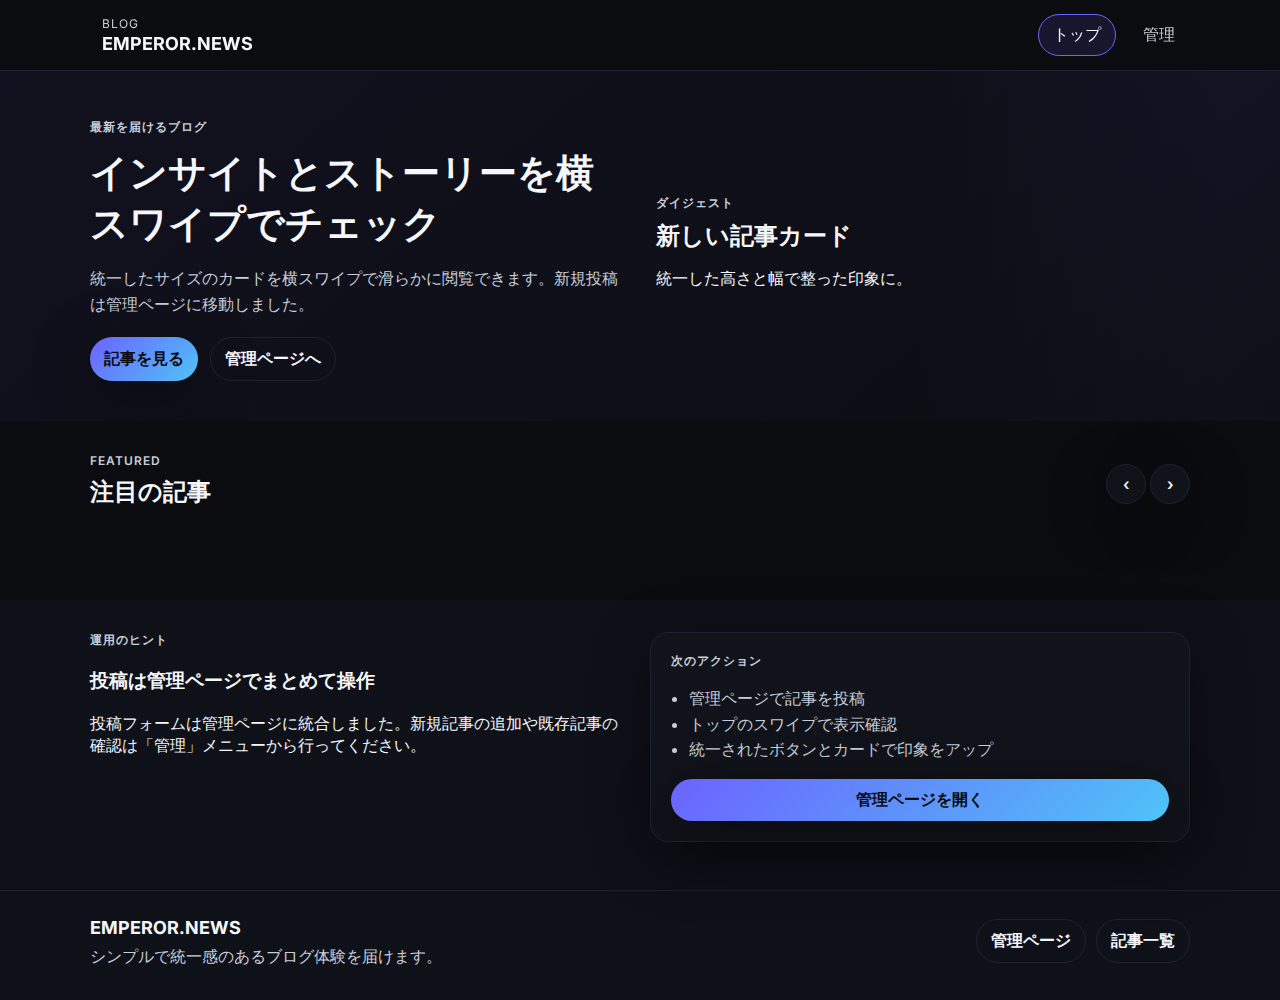
<file: index.html>
<!DOCTYPE html>
<html lang="ja">
<head>
  <meta charset="UTF-8" />
  <meta name="viewport" content="width=device-width, initial-scale=1.0" />
  <title>EMPEROR.NEWS | トップ</title>
  <link rel="stylesheet" href="assets/styles.css" />
</head>
<body>
  <header class="site-header">
    <div class="inner">
      <div class="brand">
        <div class="brand-mark" aria-hidden="true"></div>
        <div>
          <p class="brand-kicker">BLOG</p>
          <p class="brand-title">EMPEROR.NEWS</p>
        </div>
      </div>
      <nav class="nav-links" aria-label="メインナビゲーション">
        <a href="index.html" class="nav-link active">トップ</a>
        <a href="admin/index.html" class="nav-link">管理</a>
      </nav>
    </div>
  </header>

  <main>
    <section class="hero">
      <div class="inner hero-grid">
        <div>
          <p class="kicker">最新を届けるブログ</p>
          <h1>インサイトとストーリーを横スワイプでチェック</h1>
          <p class="lead">統一したサイズのカードを横スワイプで滑らかに閲覧できます。新規投稿は管理ページに移動しました。</p>
          <div class="hero-actions">
            <a class="btn primary" href="#featured">記事を見る</a>
            <a class="btn ghost" href="admin/index.html">管理ページへ</a>
          </div>
        </div>
        <div class="hero-visual" aria-hidden="true">
          <div class="floating-card">
            <p class="kicker">ダイジェスト</p>
            <h2>新しい記事カード</h2>
            <p>統一した高さと幅で整った印象に。</p>
          </div>
        </div>
      </div>
    </section>

    <section id="featured" class="section">
      <div class="inner section-header">
        <div>
          <p class="kicker">Featured</p>
          <h2>注目の記事</h2>
        </div>
        <div class="slider-actions" aria-label="カルーセル操作">
          <button class="btn icon" type="button" data-action="prev" aria-label="前へ">&#x2039;</button>
          <button class="btn icon" type="button" data-action="next" aria-label="次へ">&#x203A;</button>
        </div>
      </div>

      <div class="slider">
        <div class="card-track" id="card-track" aria-live="polite"></div>
      </div>
    </section>

    <section class="section muted">
      <div class="inner info-grid">
        <div>
          <p class="kicker">運用のヒント</p>
          <h3>投稿は管理ページでまとめて操作</h3>
          <p>投稿フォームは管理ページに統合しました。新規記事の追加や既存記事の確認は「管理」メニューから行ってください。</p>
        </div>
        <div class="info-card">
          <p class="kicker">次のアクション</p>
          <ul>
            <li>管理ページで記事を投稿</li>
            <li>トップのスワイプで表示確認</li>
            <li>統一されたボタンとカードで印象をアップ</li>
          </ul>
          <a class="btn primary full" href="admin/index.html">管理ページを開く</a>
        </div>
      </div>
    </section>
  </main>

  <footer class="site-footer">
    <div class="inner footer-grid">
      <div>
        <p class="brand-title">EMPEROR.NEWS</p>
        <p class="muted-text">シンプルで統一感のあるブログ体験を届けます。</p>
      </div>
      <div class="footer-actions">
        <a class="btn ghost" href="admin/index.html">管理ページ</a>
        <a class="btn ghost" href="#featured">記事一覧</a>
      </div>
    </div>
  </footer>

  <script src="assets/app.js"></script>
</body>
</html>
</file>
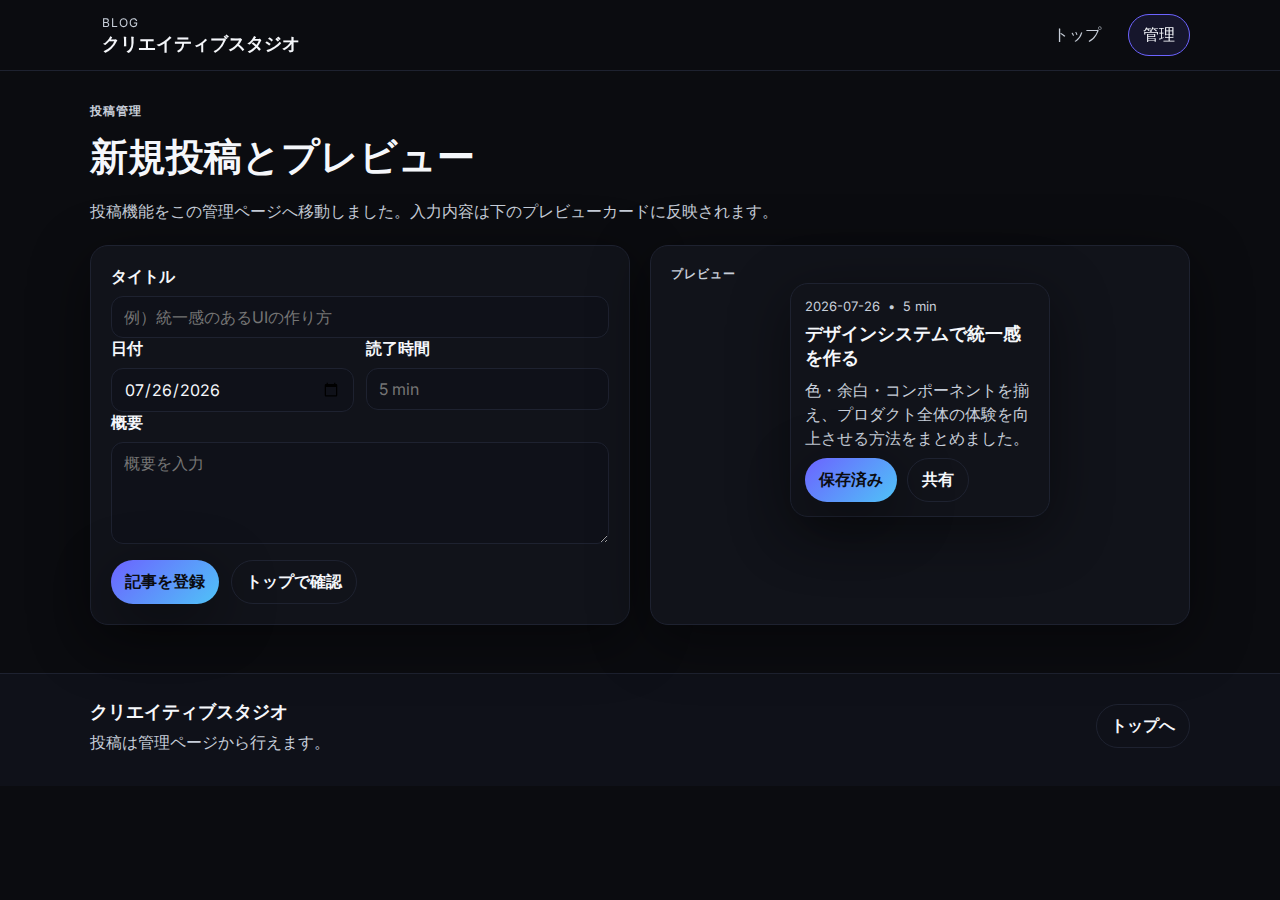
<file: admin/index.html>
<!DOCTYPE html>
<html lang="ja">
<head>
  <meta charset="UTF-8" />
  <meta name="viewport" content="width=device-width, initial-scale=1.0" />
  <title>Blog | 管理ページ</title>
  <link rel="stylesheet" href="../assets/styles.css" />
</head>
<body>
  <header class="site-header">
    <div class="inner">
      <div class="brand">
        <div class="brand-mark" aria-hidden="true"></div>
        <div>
          <p class="brand-kicker">BLOG</p>
          <p class="brand-title">クリエイティブスタジオ</p>
        </div>
      </div>
      <nav class="nav-links" aria-label="メインナビゲーション">
        <a href="../index.html" class="nav-link">トップ</a>
        <a href="index.html" class="nav-link active">管理</a>
      </nav>
    </div>
  </header>

  <main>
    <section class="section">
      <div class="inner">
        <p class="kicker">投稿管理</p>
        <h1>新規投稿とプレビュー</h1>
        <p class="lead">投稿機能をこの管理ページへ移動しました。入力内容は下のプレビューカードに反映されます。</p>

        <div class="info-grid" style="align-items: stretch;">
          <form class="info-card" id="post-form">
            <div class="field">
              <label for="title">タイトル</label>
              <input id="title" name="title" type="text" placeholder="例）統一感のあるUIの作り方" required />
            </div>
            <div class="field-grid">
              <div class="field">
                <label for="date">日付</label>
                <input id="date" name="date" type="date" required />
              </div>
              <div class="field">
                <label for="read">読了時間</label>
                <input id="read" name="read" type="text" placeholder="5 min" required />
              </div>
            </div>
            <div class="field">
              <label for="excerpt">概要</label>
              <textarea id="excerpt" name="excerpt" rows="4" placeholder="概要を入力" required></textarea>
            </div>
            <div class="form-actions">
              <button class="btn primary" type="submit">記事を登録</button>
              <a class="btn ghost" href="../index.html">トップで確認</a>
            </div>
          </form>

          <div class="info-card">
            <p class="kicker">プレビュー</p>
            <article class="card" id="preview-card">
              <div class="meta">
                <span id="preview-date">2024-05-28</span>
                <span>•</span>
                <span id="preview-read">5 min</span>
              </div>
              <h3 id="preview-title">デザインシステムで統一感を作る</h3>
              <p id="preview-excerpt">色・余白・コンポーネントを揃え、プロダクト全体の体験を向上させる方法をまとめました。</p>
              <div class="actions">
                <button class="btn primary" type="button">保存済み</button>
                <button class="btn ghost" type="button">共有</button>
              </div>
            </article>
          </div>
        </div>
      </div>
    </section>
  </main>

  <footer class="site-footer">
    <div class="inner footer-grid">
      <div>
        <p class="brand-title">クリエイティブスタジオ</p>
        <p class="muted-text">投稿は管理ページから行えます。</p>
      </div>
      <div class="footer-actions">
        <a class="btn ghost" href="../index.html">トップへ</a>
      </div>
    </div>
  </footer>

  <script>
    const form = document.getElementById('post-form');
    const titleEl = document.getElementById('title');
    const dateEl = document.getElementById('date');
    const readEl = document.getElementById('read');
    const excerptEl = document.getElementById('excerpt');

    const previewTitle = document.getElementById('preview-title');
    const previewDate = document.getElementById('preview-date');
    const previewRead = document.getElementById('preview-read');
    const previewExcerpt = document.getElementById('preview-excerpt');

    const today = new Date().toISOString().slice(0, 10);
    dateEl.value = today;
    previewDate.textContent = today;

    function updatePreview() {
      previewTitle.textContent = titleEl.value || '無題の投稿';
      previewDate.textContent = dateEl.value || today;
      previewRead.textContent = readEl.value || '5 min';
      previewExcerpt.textContent = excerptEl.value || '概要を入力するとここに表示されます。';
    }

    [titleEl, dateEl, readEl, excerptEl].forEach((el) => {
      el.addEventListener('input', updatePreview);
    });

    form.addEventListener('submit', (e) => {
      e.preventDefault();
      updatePreview();
      alert('投稿は管理ページで受け付けました（デモ）。');
    });
  </script>
</body>
</html>
</file>
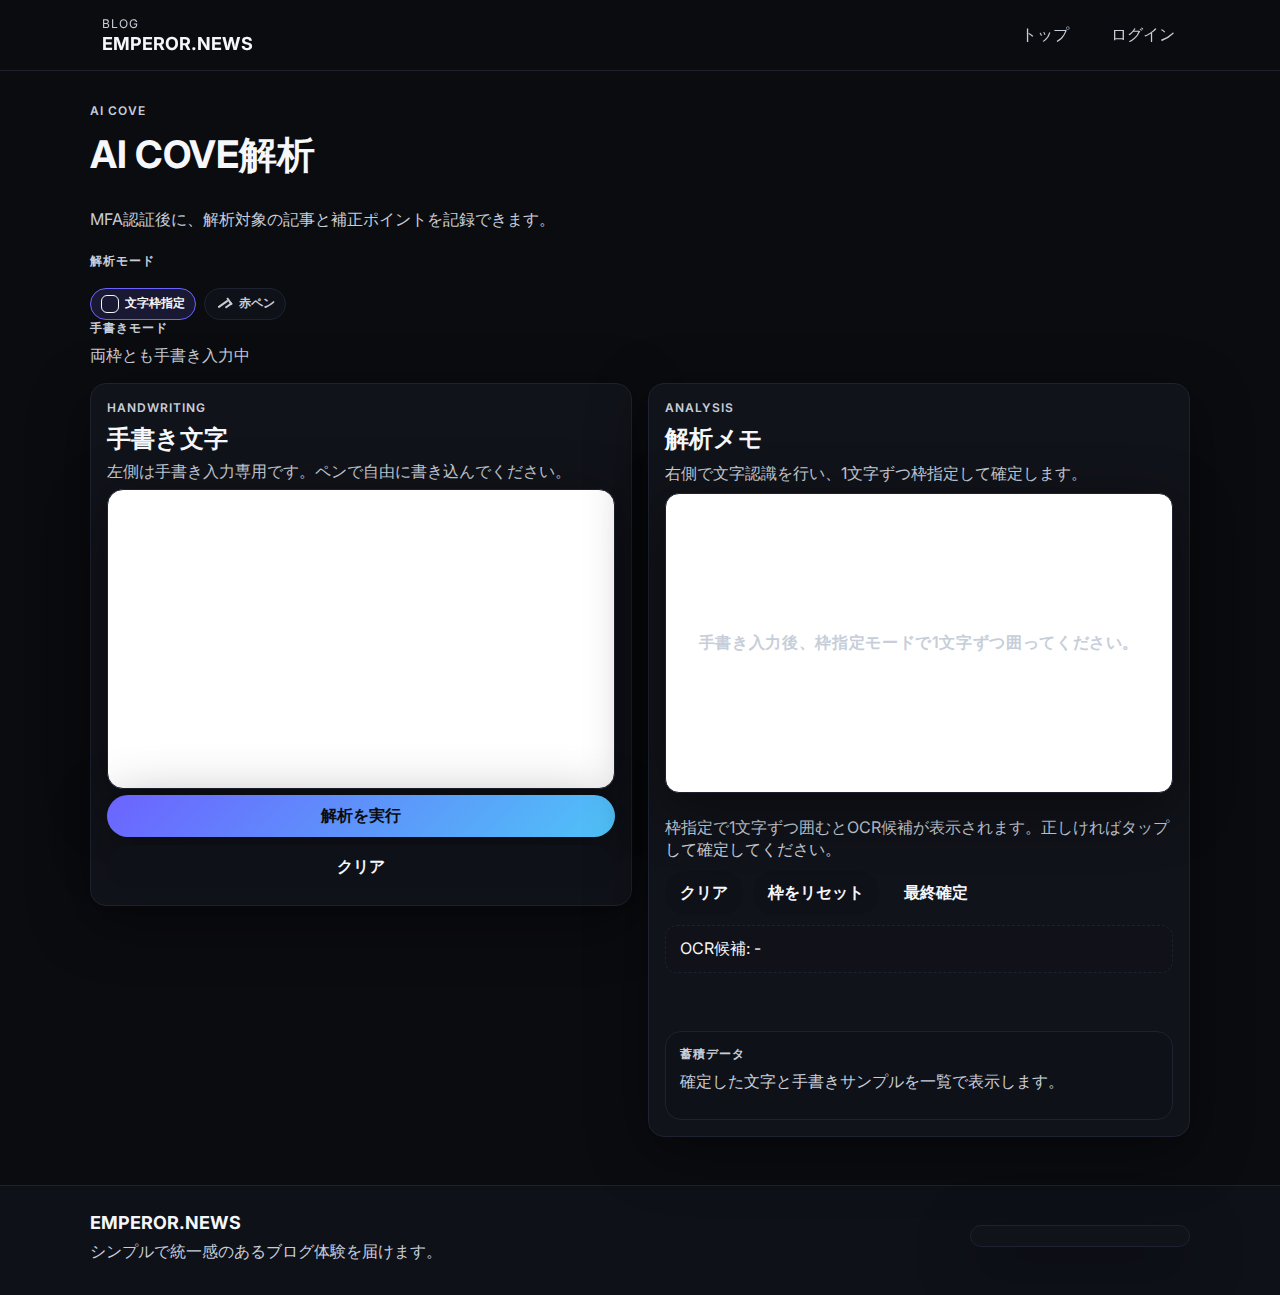
<file: analyze/index.html>
<!DOCTYPE html>
<html lang="ja">
<head>
  <meta charset="UTF-8" />
  <meta name="viewport" content="width=device-width, initial-scale=1.0" />
  <title>EMPEROR.NEWS | AI COVE解析</title>
  <link rel="stylesheet" href="../assets/styles.css" />
</head>
<body>
  <header class="site-header">
    <div class="inner">
      <div class="brand">
        <div class="brand-mark" aria-hidden="true"></div>
        <div>
          <p class="brand-kicker">BLOG</p>
          <p class="brand-title" data-site-title>EMPEROR.NEWS</p>
        </div>
      </div>
      <div class="header-actions">
        <nav class="nav-links" aria-label="メインナビゲーション">
          <a href="../index.html" class="nav-link">トップ</a>
          <a href="../admin/login.html?redirect=/analyze/index.html" class="nav-link" data-auth="guest">ログイン</a>
          <a href="../admin/index.html" class="nav-link" data-auth="auth" hidden>記事投稿</a>
          <a href="../admin/edit.html" class="nav-link" data-auth="auth" hidden>記事編集</a>
          <a href="index.html" class="nav-link active" data-auth="auth" hidden>AI COVE解析</a>
          <button class="nav-link nav-button" type="button" data-auth="auth" data-action="logout" hidden>ログアウト</button>
        </nav>
      </div>
    </div>
  </header>

  <main>
    <section class="section">
      <div class="inner">
        <div class="section-header">
          <div>
            <p class="kicker">AI COVE</p>
            <h1>AI COVE解析</h1>
          </div>
        </div>
        <p class="lead">MFA認証後に、解析対象の記事と補正ポイントを記録できます。</p>
        <div class="analysis-mode">
          <p class="kicker">解析モード</p>
          <div class="preview-mode-picker" role="group" aria-label="解析プレビューのモード">
            <button class="mode-button is-active" type="button" data-analysis-mode="frame" aria-pressed="true">
              <span class="mode-icon mode-icon-frame" aria-hidden="true"></span>
              <span>文字枠指定</span>
            </button>
            <button class="mode-button" type="button" data-analysis-mode="pen" aria-pressed="false">
              <span class="mode-icon mode-icon-pen" aria-hidden="true"></span>
              <span>赤ペン</span>
            </button>
          </div>
        </div>
        <div class="analysis-handwriting" aria-live="polite">
          <p class="kicker">手書きモード</p>
          <p class="muted-text" id="handwriting-status" data-handwriting="active">両枠とも手書き入力中</p>
        </div>

        <div class="analysis-editor">
          <section class="analysis-panel handwriting-panel" data-panel-role="handwriting" aria-labelledby="analysis-source-title">
            <div>
              <p class="kicker">Handwriting</p>
              <h2 id="analysis-source-title">手書き文字</h2>
              <p class="muted-text">左側は手書き入力専用です。ペンで自由に書き込んでください。</p>
            </div>
            <canvas id="handwriting-left" class="handwriting-canvas" aria-label="左側の手書きキャンバス"></canvas>
            <div class="handwriting-actions">
              <button class="btn primary" type="button" data-action="analyze-left">解析を実行</button>
              <button class="btn muted" type="button" data-action="clear-left">クリア</button>
            </div>
          </section>

          <section class="analysis-panel correction-panel" data-panel-role="analysis" aria-labelledby="analysis-correction-title">
            <div>
              <p class="kicker">Analysis</p>
              <h2 id="analysis-correction-title">解析メモ</h2>
              <p class="muted-text">右側で文字認識を行い、1文字ずつ枠指定して確定します。</p>
            </div>
            <div class="layered-output">
              <div class="layered-output__stack" id="handwriting-stack">
                <canvas id="analysis-layer" aria-label="右側の手書きキャンバス"></canvas>
                <canvas id="correction-layer" aria-label="枠指定キャンバス"></canvas>
                <div class="layered-output__characters" id="character-layer" aria-live="polite"></div>
                <div class="layered-output__placeholder" id="handwriting-placeholder">
                  手書き入力後、枠指定モードで1文字ずつ囲ってください。
                </div>
              </div>
              <div class="layered-output__meta">
                <p class="muted-text">枠指定で1文字ずつ囲むとOCR候補が表示されます。正しければタップして確定してください。</p>
                <div class="layered-output__actions">
                  <button class="btn muted" type="button" data-action="clear-right">クリア</button>
                  <button class="btn muted" type="button" data-action="clear-frames">枠をリセット</button>
                  <button class="btn" type="button" data-action="finalize-training">最終確定</button>
                </div>
                <p class="decoded-text" id="recognized-text">OCR候補: -</p>
                <p class="decode-status" id="training-status"></p>
                <div class="training-summary">
                  <p class="kicker">蓄積データ</p>
                  <p class="muted-text">確定した文字と手書きサンプルを一覧で表示します。</p>
                  <div id="training-list" class="training-list"></div>
                </div>
              </div>
            </div>
          </section>
        </div>
      </div>
    </section>
  </main>

  <footer class="site-footer">
    <div class="inner footer-grid">
      <div>
        <p class="brand-title" data-site-title>EMPEROR.NEWS</p>
        <p class="muted-text" data-footer-description>シンプルで統一感のあるブログ体験を届けます。</p>
      </div>
      <div id="site-theme-picker" class="footer-theme-picker" aria-label="表示テーマ選択"></div>
    </div>
  </footer>

  <script src="../assets/header-auth.js"></script>
  <script src="../assets/analyze.js"></script>
</body>
</html>
</file>
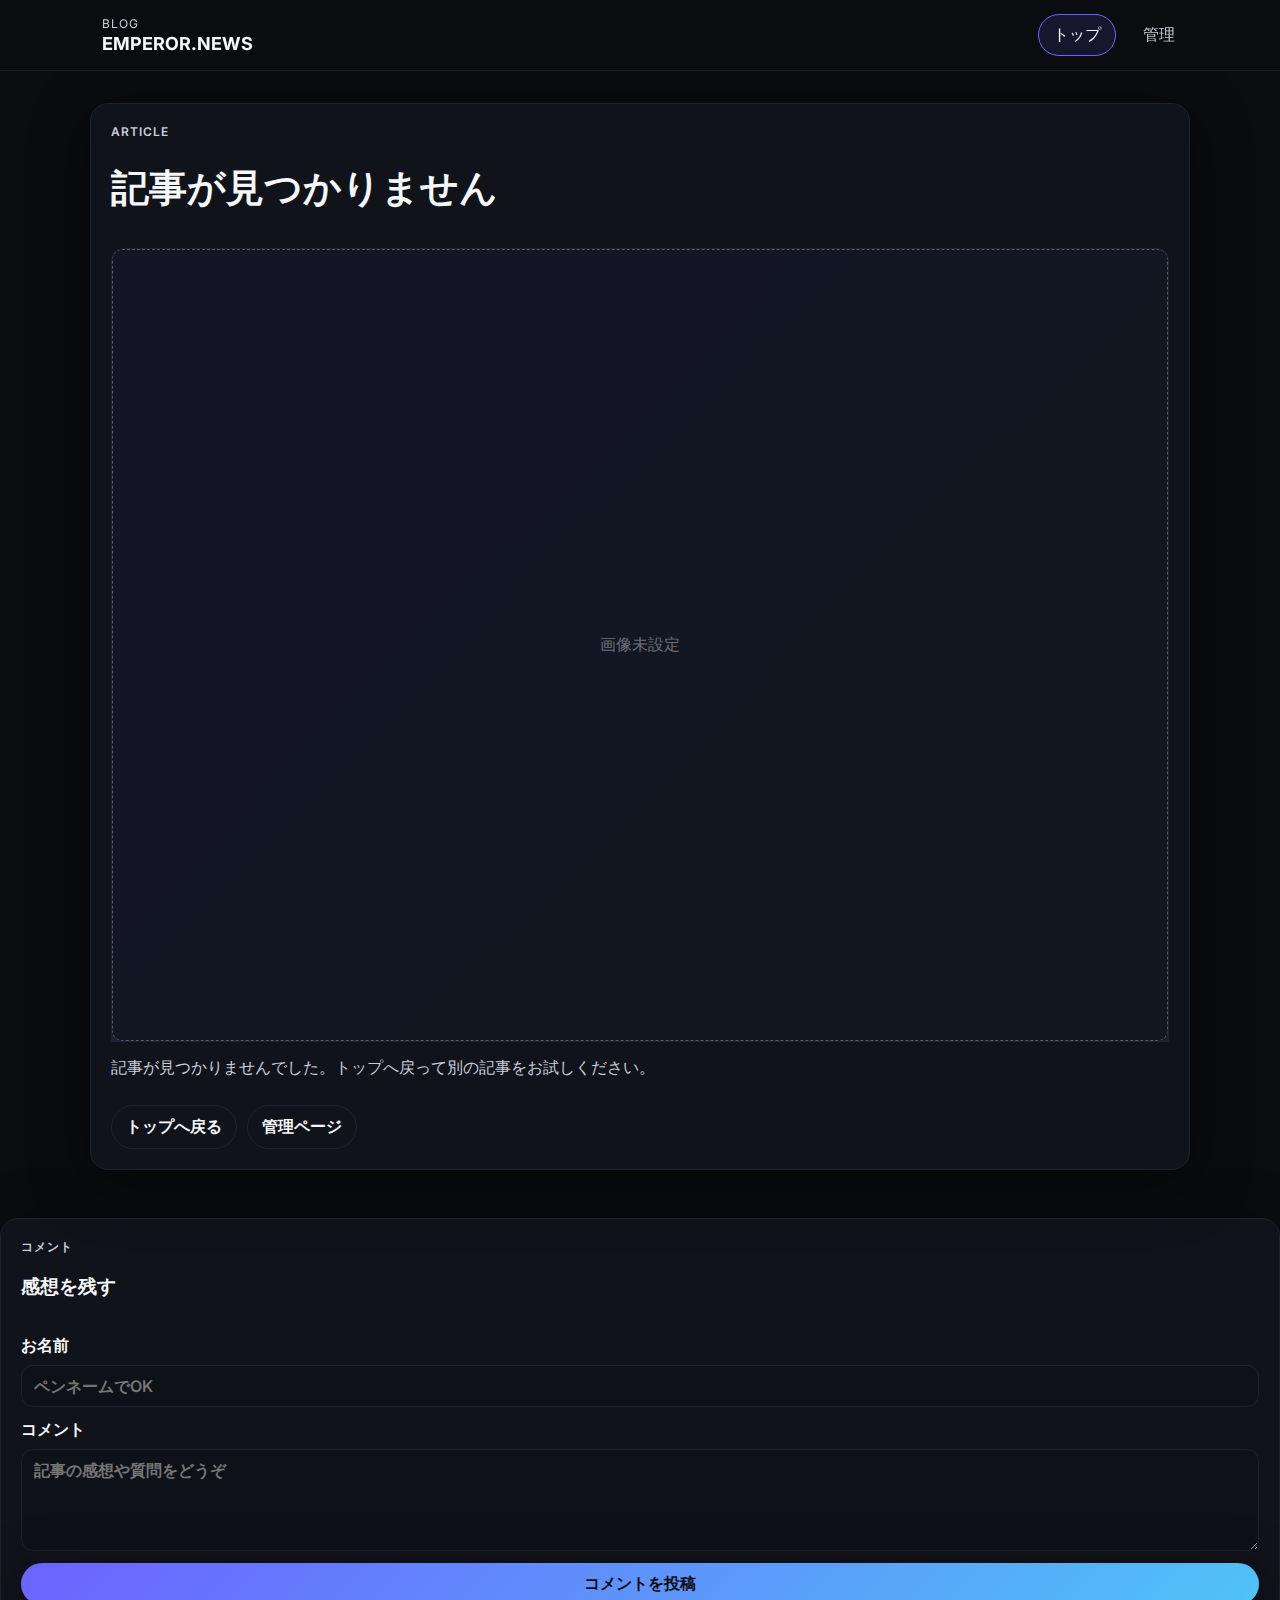
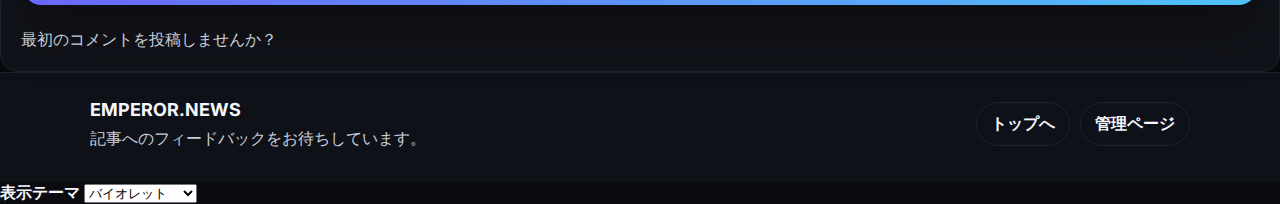
<file: article.html>
<!DOCTYPE html>
<html lang="ja">
<head>
  <meta charset="UTF-8" />
  <meta name="viewport" content="width=device-width, initial-scale=1.0" />
  <title>EMPEROR.NEWS | 記事</title>
  <link rel="stylesheet" href="assets/styles.css" />
</head>
<body class="article-page">
  <header class="site-header">
    <div class="inner">
      <div class="brand">
        <div class="brand-mark" aria-hidden="true"></div>
        <div>
          <p class="brand-kicker">BLOG</p>
          <p class="brand-title">EMPEROR.NEWS</p>
        </div>
      </div>
      <div class="header-actions">
        <nav class="nav-links" aria-label="メインナビゲーション">
          <a href="index.html" class="nav-link active">トップ</a>
          <a href="admin/index.html" class="nav-link">管理</a>
        </nav>
      </div>
    </div>
  </header>

  <main>
    <section class="section">
      <div class="inner">
        <div class="article-layout">
          <article class="article-card" id="article">
            <p class="kicker">Article</p>
            <h1 id="article-title">記事が見つかりません</h1>
            <div class="meta" id="article-meta"></div>
            <div class="article-thumb placeholder" id="article-thumb" aria-hidden="true"></div>
            <div class="article-body" id="article-body">
              <p>指定された記事を読み込めませんでした。トップに戻って別の記事をお選びください。</p>
            </div>
            <div id="article-tags" class="tag-row"></div>
            <div class="article-actions">
              <a class="btn ghost" href="index.html">トップへ戻る</a>
              <a class="btn ghost" href="admin/index.html">管理ページ</a>
            </div>
          </article>
        </div>
      </div>
    </section>
  </main>

  <aside class="info-card comments-card floating-comments" aria-label="コメントフォーム">
    <div class="section-header">
      <div>
        <p class="kicker">コメント</p>
        <h3>感想を残す</h3>
      </div>
      <p class="muted-text" id="comment-count"></p>
    </div>

    <form id="comment-form" class="comment-form">
      <label class="field">
        <span>お名前</span>
        <input id="commenter" name="commenter" type="text" placeholder="ペンネームでOK" required />
      </label>
      <label class="field">
        <span>コメント</span>
        <textarea id="comment-body" name="comment-body" rows="4" placeholder="記事の感想や質問をどうぞ" required></textarea>
      </label>
      <button class="btn primary full" type="submit">コメントを投稿</button>
    </form>

    <div id="comment-list" class="comment-list" aria-live="polite">
      <p id="comment-empty" class="muted-text">最初のコメントを投稿しませんか？</p>
    </div>
  </aside>

  <footer class="site-footer">
    <div class="inner footer-grid">
      <div>
        <p class="brand-title">EMPEROR.NEWS</p>
        <p class="muted-text">記事へのフィードバックをお待ちしています。</p>
      </div>
      <div class="footer-actions">
        <a class="btn ghost" href="index.html">トップへ</a>
        <a class="btn ghost" href="admin/index.html">管理ページ</a>
      </div>
    </div>
  </footer>

  <div id="site-theme-picker" class="floating-theme-picker" aria-label="表示テーマ選択"></div>
  <script src="assets/data.js"></script>
  <script>
    const { readPosts, resolveTheme, readSiteTheme, saveSiteTheme, applyThemeToDocument, themes } = window.BlogData;
    const params = new URLSearchParams(window.location.search);
    const postId = params.get('id');

    const titleEl = document.getElementById('article-title');
    const metaEl = document.getElementById('article-meta');
    const bodyEl = document.getElementById('article-body');
    const thumbEl = document.getElementById('article-thumb');
    const commentList = document.getElementById('comment-list');
    const commentCount = document.getElementById('comment-count');
    const emptyState = document.getElementById('comment-empty');
    const commentForm = document.getElementById('comment-form');
    const commenterEl = document.getElementById('commenter');
    const commentBodyEl = document.getElementById('comment-body');
    const siteThemePicker = document.getElementById('site-theme-picker');
    const articleCard = document.getElementById('article');

    const posts = readPosts();
    let siteThemeKey = readSiteTheme();
    let siteTheme = applyThemeToDocument(siteThemeKey);
    function applySiteTheme(themeKey) {
      siteThemeKey = saveSiteTheme(themeKey);
      siteTheme = applyThemeToDocument(siteThemeKey);
      syncThemePicker();
    }

    function syncThemePicker() {
      if (!siteThemePicker) return;
      const select = siteThemePicker.querySelector('select');
      if (select) {
        select.value = siteThemeKey;
      }
    }

    function renderSiteThemePicker() {
      if (!siteThemePicker) return;
      siteThemePicker.innerHTML = `
        <label for="site-theme-select">表示テーマ</label>
        <select id="site-theme-select" aria-label="表示テーマを選択">
          ${themes.map((theme) => `<option value="${theme.key}">${theme.name}</option>`).join('')}
        </select>
      `;

      const select = siteThemePicker.querySelector('select');
      select.value = siteThemeKey;
      select.addEventListener('change', () => {
        applySiteTheme(select.value);
      });
    }

    applySiteTheme(siteThemeKey);
    const post = posts.find((item) => item.id === postId);
    const lightbox = document.createElement('div');
    lightbox.className = 'lightbox hidden';
    lightbox.innerHTML = '<img alt="拡大画像" />';
    document.body.appendChild(lightbox);

    function renderContent(text) {
      bodyEl.innerHTML = '';
      const lines = (text || '').split('\n').filter((line) => line.trim().length > 0);
      if (!lines.length) {
        const p = document.createElement('p');
        p.textContent = '本文がまだ登録されていません。';
        bodyEl.appendChild(p);
        return;
      }

      lines.forEach((line) => {
        const p = document.createElement('p');
        p.textContent = line.trim();
        bodyEl.appendChild(p);
      });
    }

    function setThumb(image, altText, position, focus, scale = 1) {
      thumbEl.innerHTML = '';
      const focusStart = focus?.start ?? 0;
      const focusEnd = focus?.end ?? 100;
      thumbEl.style.setProperty('--focus-start', `${focusStart}%`);
      thumbEl.style.setProperty('--focus-end', `${focusEnd}%`);
      thumbEl.style.setProperty('--image-scale', `${scale}`);
      if (image) {
        const img = document.createElement('img');
        img.src = image;
        img.alt = `${altText}の画像`;
        img.style.objectPosition = `center ${(position ?? 50)}%`;
        thumbEl.classList.remove('placeholder');
        thumbEl.removeAttribute('aria-hidden');
        const focusGuide = document.createElement('div');
        focusGuide.className = 'focus-range';
        focusGuide.setAttribute('aria-hidden', 'true');
        thumbEl.appendChild(focusGuide);
        thumbEl.appendChild(img);
        img.addEventListener('click', () => openLightbox(image, altText));
        return;
      }

      const focusGuide = document.createElement('div');
      focusGuide.className = 'focus-range';
      focusGuide.setAttribute('aria-hidden', 'true');
      thumbEl.appendChild(focusGuide);
      thumbEl.appendChild(document.createTextNode('画像未設定'));
      thumbEl.classList.add('placeholder');
      thumbEl.setAttribute('aria-hidden', 'true');
    }

    function renderArticle() {
      if (!post) {
        titleEl.textContent = '記事が見つかりません';
        metaEl.textContent = '';
        renderContent('記事が見つかりませんでした。トップへ戻って別の記事をお試しください。');
        setThumb('', '');
        commentForm.hidden = true;
        commentCount.textContent = '';
        return;
      }

      const theme = resolveTheme(post.theme || siteTheme.key);
      if (articleCard) {
        articleCard.style.setProperty('--accent', theme.accent);
        articleCard.style.setProperty('--accent-2', theme.accent2);
      }

      commentForm.hidden = false;
      titleEl.textContent = post.title;
      metaEl.textContent = `${post.date} • ${post.read}`;
      renderContent(post.content || post.excerpt);
      setThumb(post.image, post.title, post.imagePosition, post.imageFocus, post.imageScale);
      renderTags(post.tags || []);
    }

    function renderTags(tags = []) {
      const container = document.getElementById('article-tags');
      container.innerHTML = '';
      if (!tags.length) return;
      tags.forEach((tag) => {
        const span = document.createElement('span');
        span.className = 'chip';
        span.textContent = `#${tag}`;
        container.appendChild(span);
      });
    }

    function openLightbox(src, alt) {
      const img = lightbox.querySelector('img');
      img.src = src;
      img.alt = alt || '拡大画像';
      lightbox.classList.remove('hidden');
    }

    lightbox.addEventListener('click', () => {
      lightbox.classList.add('hidden');
    });

    function commentStorageKey(id) {
      return `comments:${id}`;
    }

    function loadComments(id) {
      try {
        const saved = JSON.parse(localStorage.getItem(commentStorageKey(id)) || '[]');
        if (Array.isArray(saved)) {
          return saved;
        }
        return [];
      } catch (error) {
        console.warn('コメントの読み込みに失敗しました。', error);
        return [];
      }
    }

    function saveComments(id, comments) {
      localStorage.setItem(commentStorageKey(id), JSON.stringify(comments));
    }

    function renderComments(comments) {
      commentList.innerHTML = '';
      if (!comments.length) {
        emptyState.hidden = false;
        commentCount.textContent = '0件のコメント';
        commentList.appendChild(emptyState);
        return;
      }

      emptyState.hidden = true;
      commentCount.textContent = `${comments.length}件のコメント`;

      comments.forEach((comment) => {
        const article = document.createElement('article');
        article.className = 'comment-card';

        const header = document.createElement('div');
        header.className = 'comment-header';
        const name = document.createElement('strong');
        name.textContent = comment.name;
        const time = document.createElement('span');
        const date = new Date(comment.createdAt || Date.now());
        time.textContent = date.toLocaleString('ja-JP');
        header.appendChild(name);
        header.appendChild(time);

        const body = document.createElement('p');
        body.textContent = comment.body;

        article.appendChild(header);
        article.appendChild(body);
        commentList.appendChild(article);
      });
    }

    function handleCommentSubmit(event) {
      event.preventDefault();
      if (!post) return;

      const name = commenterEl.value.trim() || '名無しさん';
      const body = commentBodyEl.value.trim();
      if (!body) {
        alert('コメントを入力してください。');
        return;
      }

      const current = loadComments(post.id);
      const newComment = {
        id: `comment-${Date.now()}`,
        name,
        body,
        createdAt: new Date().toISOString(),
      };
      const updated = [newComment, ...current].slice(0, 100);
      saveComments(post.id, updated);
      renderComments(updated);
      commentForm.reset();
    }

    renderArticle();
    renderSiteThemePicker();
    syncThemePicker();

    if (post) {
      const initialComments = loadComments(post.id);
      renderComments(initialComments);
      commentForm.addEventListener('submit', handleCommentSubmit);
    } else {
      commentList.innerHTML = '';
      emptyState.hidden = false;
      commentList.appendChild(emptyState);
    }
  </script>
</body>
</html>
</file>
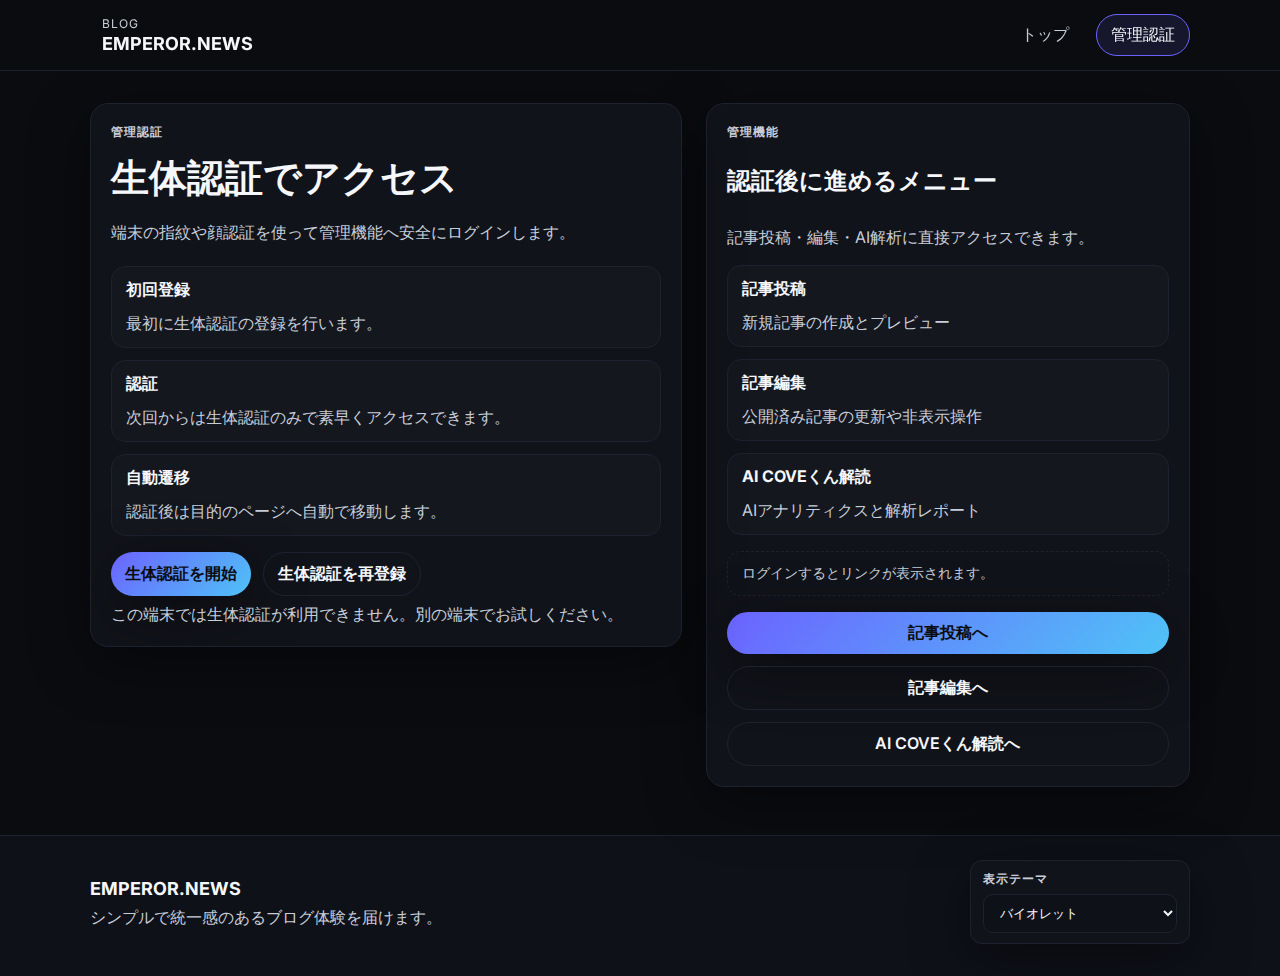
<file: admin/edit.html>
<!DOCTYPE html>
<html lang="ja">
<head>
  <meta charset="UTF-8" />
  <meta name="viewport" content="width=device-width, initial-scale=1.0" />
  <title>EMPEROR.NEWS | 記事編集</title>
  <link rel="stylesheet" href="../assets/styles.css" />
</head>
<body data-admin-mode="edit">
  <header class="site-header">
    <div class="inner">
      <div class="brand">
        <div class="brand-mark" aria-hidden="true"></div>
        <div>
          <p class="brand-kicker">BLOG</p>
          <p class="brand-title" data-site-title>EMPEROR.NEWS</p>
        </div>
      </div>
      <nav class="nav-links" aria-label="メインナビゲーション">
        <a href="../index.html" class="nav-link">トップ</a>
        <a href="login.html" class="nav-link" data-auth="guest">ログイン</a>
        <a href="index.html" class="nav-link" data-auth="auth" hidden>記事投稿</a>
        <a href="edit.html" class="nav-link active" data-auth="auth" hidden>記事編集</a>
        <a href="../analyze/index.html" class="nav-link" data-auth="auth" hidden>AI COVE解析</a>
        <button class="nav-link nav-button" type="button" data-auth="auth" data-action="logout" hidden>ログアウト</button>
      </nav>
    </div>
  </header>

  <main>
    <section class="section">
      <div class="inner">
        <p class="kicker">トップページ設定</p>
        <h2>表示エリアの切り替え</h2>
        <div class="info-grid">
          <div class="info-card">
            <label>表示切替</label>
            <div class="manage-flags" style="margin-top: 8px;">
              <label class="flag-toggle">
                <input type="checkbox" id="toggle-hero" />
                <span>最新を届けるブログを表示</span>
              </label>
              <label class="flag-toggle">
                <input type="checkbox" id="toggle-featured" />
                <span>注目の記事を表示</span>
              </label>
            </div>
          </div>
          <div class="info-card">
            <label>注目の記事を選択</label>
            <p class="muted-text" style="margin: 6px 0 0;">投稿一覧の「注目に設定」チェックで最大30件まで指定できます。</p>
            <p class="muted-text" id="featured-count" style="margin: 6px 0 0;"></p>
          </div>
          <div class="info-card">
            <p class="kicker">反映タイミング</p>
            <h3>トップページに即時反映</h3>
            <p class="muted-text">チェックの切替は保存と同時にトップページに反映されます。</p>
          </div>
          <div class="info-card">
            <label for="site-title">ブログ名</label>
            <input id="site-title" type="text" placeholder="例）EMPEROR.NEWS" />
            <label for="footer-description" style="margin-top: 12px;">フッターの説明</label>
            <textarea id="footer-description" rows="3" placeholder="フッターに表示する説明文を入力"></textarea>
            <p class="muted-text" style="margin: 6px 0 0;">サイト全体のヘッダー/フッターに反映されます。</p>
          </div>
        </div>
      </div>
    </section>

    <section class="section muted">
      <div class="inner">
        <div class="section-header">
          <div>
            <p class="kicker">投稿一覧</p>
            <h2>保存済みの記事</h2>
            <p class="muted-text" style="margin-top:4px;">順番や公開状態の編集が可能です。</p>
          </div>
          <p class="muted-text" id="post-count"></p>
        </div>
        <div id="post-list" class="management-list" aria-live="polite"></div>
      </div>
    </section>

    <section class="section">
      <div class="inner">
        <p class="kicker">記事編集</p>
        <h1>選択した記事を編集</h1>
        <p class="lead">投稿一覧から記事を選択すると、編集フォームに内容が読み込まれます。</p>
        <p class="muted-text" id="edit-hint">まずは投稿一覧から編集したい記事を選んでください。</p>
        <div class="theme-pill" id="current-theme-pill">
          <span>表示カラー</span>
          <span class="swatch"></span>
          <strong id="current-theme-label">バイオレット</strong>
        </div>

        <div class="info-grid preview-grid" style="align-items: stretch;">
          <form class="info-card" id="post-form">
            <div class="field">
              <label for="title">タイトル</label>
              <input id="title" name="title" type="text" placeholder="例）統一感のあるUIの作り方" required />
            </div>
            <div class="field-grid">
              <div class="field">
                <label for="date">日付</label>
                <input id="date" name="date" type="date" required />
              </div>
              <div class="field">
                <label for="read">読了時間</label>
                <input id="read" name="read" type="text" placeholder="5 min" required readonly />
                <p class="muted-text" style="margin: 4px 0 0;">本文の長さから自動計算されます。</p>
              </div>
            </div>
            <div class="field-grid">
              <div class="field">
                <label for="tags">タグ（最大2つ・カンマ区切り）</label>
                <input id="tags" name="tags" type="text" placeholder="例）デザイン, UI" />
                <p class="muted-text" style="margin: 6px 0 0;">トップと記事ページに表示されます。</p>
              </div>
            </div>
            <div class="field">
              <label for="content">本文</label>
              <textarea id="content" name="content" rows="6" placeholder="本文を入力。改行も反映されます。" required></textarea>
              <div class="editor-toolbar" data-editor-toolbar role="toolbar" aria-label="本文編集ツール">
                <button class="toolbar-button" type="button" data-editor-action="bold">太字</button>
                <button class="toolbar-button" type="button" data-editor-action="italic">斜体</button>
                <button class="toolbar-button" type="button" data-editor-action="code">コード</button>
                <button class="toolbar-button" type="button" data-editor-action="bullet">箇条書き</button>
                <button class="toolbar-button" type="button" data-editor-action="number">番号</button>
                <button class="toolbar-button" type="button" data-editor-action="quote">引用</button>
                <button class="toolbar-button" type="button" data-editor-action="rule">罫線</button>
                <button class="toolbar-button" type="button" data-editor-action="newline">改行</button>
              </div>
              <div class="content-guide-controls">
                <label class="flag-toggle">
                  <input type="checkbox" id="content-guide-toggle" aria-controls="content-guide" />
                  <span>編集記号を表示</span>
                </label>
                <p class="muted-text" style="margin: 6px 0 0;">行頭印・番号・改行・罫線・スペース・引用を可視化します。</p>
              </div>
              <div class="content-guide" id="content-guide" hidden>
                <div class="content-guide__legend">
                  <span><strong>•</strong> 行頭印</span>
                  <span><strong>1.</strong> 番号</span>
                  <span><strong>❝</strong> 引用</span>
                  <span><strong>─</strong> 罫線</span>
                  <span><strong>·</strong> スペース</span>
                  <span><strong>↵</strong> 改行</span>
                </div>
                <div class="content-guide__body" id="content-guide-body" aria-live="polite"></div>
              </div>
            </div>
            <div class="field">
              <label for="image">記事画像</label>
              <input id="image" name="image" type="file" accept="image/*" />
              <p class="muted-text" style="margin: 6px 0 0;">アップロード後、自動でリサイズして保存します。</p>
            </div>
            <div class="field">
              <label>画像のフォーカス範囲（%）</label>
              <div class="focus-controls">
                <label class="field">
                  <span>開始位置</span>
                  <input id="focus-start" type="range" min="0" max="95" value="20" />
                </label>
                <label class="field">
                  <span>終了位置</span>
                  <input id="focus-end" type="range" min="5" max="100" value="80" />
                </label>
              </div>
              <p class="muted-text" style="margin: 6px 0 0;">右側プレビューの赤枠をドラッグして範囲修正できます。</p>
            </div>
            <div class="field">
              <label for="card-image-scale">カード画像の拡大率</label>
              <input id="card-image-scale" type="range" min="0.5" max="2" step="0.05" value="1" />
              <p class="muted-text" style="margin: 6px 0 0;">0.5x 〜 2x で拡大率を調整します。現在: <strong id="card-image-scale-label">1.00x</strong></p>
            </div>
            <div class="field">
              <label>最新記事プレビュー設定</label>
              <p class="muted-text" style="margin: 4px 0 8px;">トップページの最新記事に表示されます。</p>
              <label for="hero-mask-width">マスキング範囲</label>
              <input id="hero-mask-width" type="range" min="0" max="100" value="60" />
              <p class="muted-text" style="margin: 6px 0 0;">現在: <strong id="hero-mask-width-label">60%</strong></p>
              <label for="hero-mask-opacity" style="margin-top: 12px;">透過度</label>
              <input id="hero-mask-opacity" type="range" min="0" max="100" value="70" />
              <p class="muted-text" style="margin: 6px 0 0;">現在: <strong id="hero-mask-opacity-label">70%</strong></p>
              <label for="hero-mask-color" style="margin-top: 12px;">色</label>
              <input id="hero-mask-color" type="color" value="#0b0c10" />
              <p class="muted-text" style="margin: 6px 0 0;">現在: <strong id="hero-mask-color-label">#0b0c10</strong></p>
              <label for="hero-mask-gradient" style="margin-top: 12px;">グラデーション</label>
              <input id="hero-mask-gradient" type="range" min="0" max="100" value="20" />
              <p class="muted-text" style="margin: 6px 0 0;">現在: <strong id="hero-mask-gradient-label">20%</strong></p>
              <label for="hero-image-motion" style="margin-top: 12px;">最新記事のモーション</label>
              <input id="hero-image-motion" type="hidden" value="hero-image-rise" />
              <p class="muted-text" style="margin: 6px 0 8px;">最新記事の画像が表示・更新されるタイミングで動きます。</p>
              <div class="motion-sample-grid" role="group" aria-label="最新記事画像モーションのサンプル">
                <button class="chip motion-sample-button" type="button" data-hero-image-motion="hero-image-rise">Flow 01</button>
                <button class="chip motion-sample-button" type="button" data-hero-image-motion="hero-image-zoom-out">Flow 02</button>
                <button class="chip motion-sample-button" type="button" data-hero-image-motion="hero-image-slide">Flow 03</button>
                <button class="chip motion-sample-button" type="button" data-hero-image-motion="hero-image-tilt">Flow 04</button>
                <button class="chip motion-sample-button" type="button" data-hero-image-motion="hero-image-soft-reveal">Flow 05</button>
                <button class="chip motion-sample-button" type="button" data-hero-image-motion="hero-image-surge">Flow 06</button>
                <button class="chip motion-sample-button" type="button" data-hero-image-motion="hero-image-panorama">Flow 07</button>
                <button class="chip motion-sample-button" type="button" data-hero-image-motion="hero-image-spiral">Flow 08</button>
                <button class="chip motion-sample-button" type="button" data-hero-image-motion="hero-image-glide-up">Flow 09</button>
                <button class="chip motion-sample-button" type="button" data-hero-image-motion="hero-image-depth-pop">Flow 10</button>
              </div>
              <label for="hero-position" style="margin-top: 12px;">縦位置</label>
              <input id="hero-position" type="range" min="0" max="100" value="50" />
              <p class="muted-text" style="margin: 6px 0 0;">現在: <strong id="hero-position-label">50%</strong></p>
              <label for="hero-position-x" style="margin-top: 12px;">横位置</label>
              <input id="hero-position-x" type="range" min="0" max="100" value="50" />
              <p class="muted-text" style="margin: 6px 0 0;">現在: <strong id="hero-position-x-label">50%</strong></p>
              <label for="hero-image-scale" style="margin-top: 12px;">最新記事背景の拡大率</label>
              <input id="hero-image-scale" type="range" min="0.5" max="2" step="0.05" value="1" />
              <p class="muted-text" style="margin: 6px 0 0;">現在: <strong id="hero-image-scale-label">1.00x</strong></p>
              <label for="hero-image-fit" style="margin-top: 12px;">最新記事画像の表示</label>
              <select id="hero-image-fit">
                <option value="cover">横いっぱい</option>
                <option value="contain">全体表示</option>
              </select>
              <p class="muted-text" style="margin: 6px 0 0;">画像の表示方法を切り替えます。</p>
              <label for="hero-background-color" style="margin-top: 12px;">背景の下地色</label>
              <input id="hero-background-color" type="color" value="#0b0c10" />
              <p class="muted-text" style="margin: 6px 0 0;">現在: <strong id="hero-background-color-label">#0b0c10</strong></p>
            </div>
            <div class="field">
              <label>記事テーマ</label>
              <p class="muted-text" style="margin: 0;">この記事だけに適用されるカラーを選択できます。</p>
              <div class="theme-grid" id="theme-options"></div>
            </div>
            <p class="form-message" id="result-message" role="status" aria-live="polite" hidden></p>
            <div class="form-actions">
              <button class="btn primary" type="submit" id="submit-button">変更を保存</button>
              <button class="btn ghost" type="button" id="cancel-edit" aria-live="polite" hidden>編集をやめる</button>
              <a class="btn ghost" href="index.html">記事投稿へ</a>
            </div>
          </form>

          <div class="info-card preview-panel">
            <p class="kicker">プレビュー</p>
            <section class="hero preview-hero" id="preview-hero" aria-label="最新記事プレビュー">
              <div class="hero-media" aria-hidden="true">
                <img id="preview-hero-image" alt="" />
              </div>
              <div class="inner">
                <p class="kicker" id="preview-hero-kicker">最新記事プレビュー</p>
                <h2 id="preview-hero-title">デザインシステムで統一感を作る</h2>
                <p class="lead" id="preview-hero-lead">本文からAIが要約します。</p>
                <div class="hero-actions">
                  <button class="btn ghost" type="button">記事を読む</button>
                </div>
              </div>
            </section>
            <article class="card" id="preview-card">
              <div class="card-thumb placeholder" id="preview-thumb" aria-hidden="true" style="--focus-start:20%;--focus-end:80%;"></div>
              <div class="meta">
                <span id="preview-date">2024-05-28</span>
                <span>•</span>
                <span id="preview-read">5 min</span>
              </div>
              <h3 id="preview-title">デザインシステムで統一感を作る</h3>
              <p id="preview-excerpt">本文からAIが要約します。</p>
              <div class="actions">
                <button class="btn primary full" type="button">記事を読む</button>
              </div>
            </article>
          </div>
        </div>
      </div>
    </section>
  </main>

  <footer class="site-footer">
    <div class="inner footer-grid">
      <div>
        <p class="brand-title" data-site-title>EMPEROR.NEWS</p>
        <p class="muted-text" data-footer-description>シンプルで統一感のあるブログ体験を届けます。</p>
      </div>
      <div class="footer-actions">
        <a class="btn ghost" href="index.html">記事投稿へ</a>
      </div>
      <div id="site-theme-picker" class="footer-theme-picker" aria-label="表示テーマ選択"></div>
    </div>
  </footer>

  <script src="../assets/data.js"></script>
  <script src="../assets/header-auth.js"></script>
  <script src="../assets/admin.js"></script>
</body>
</html>
</file>
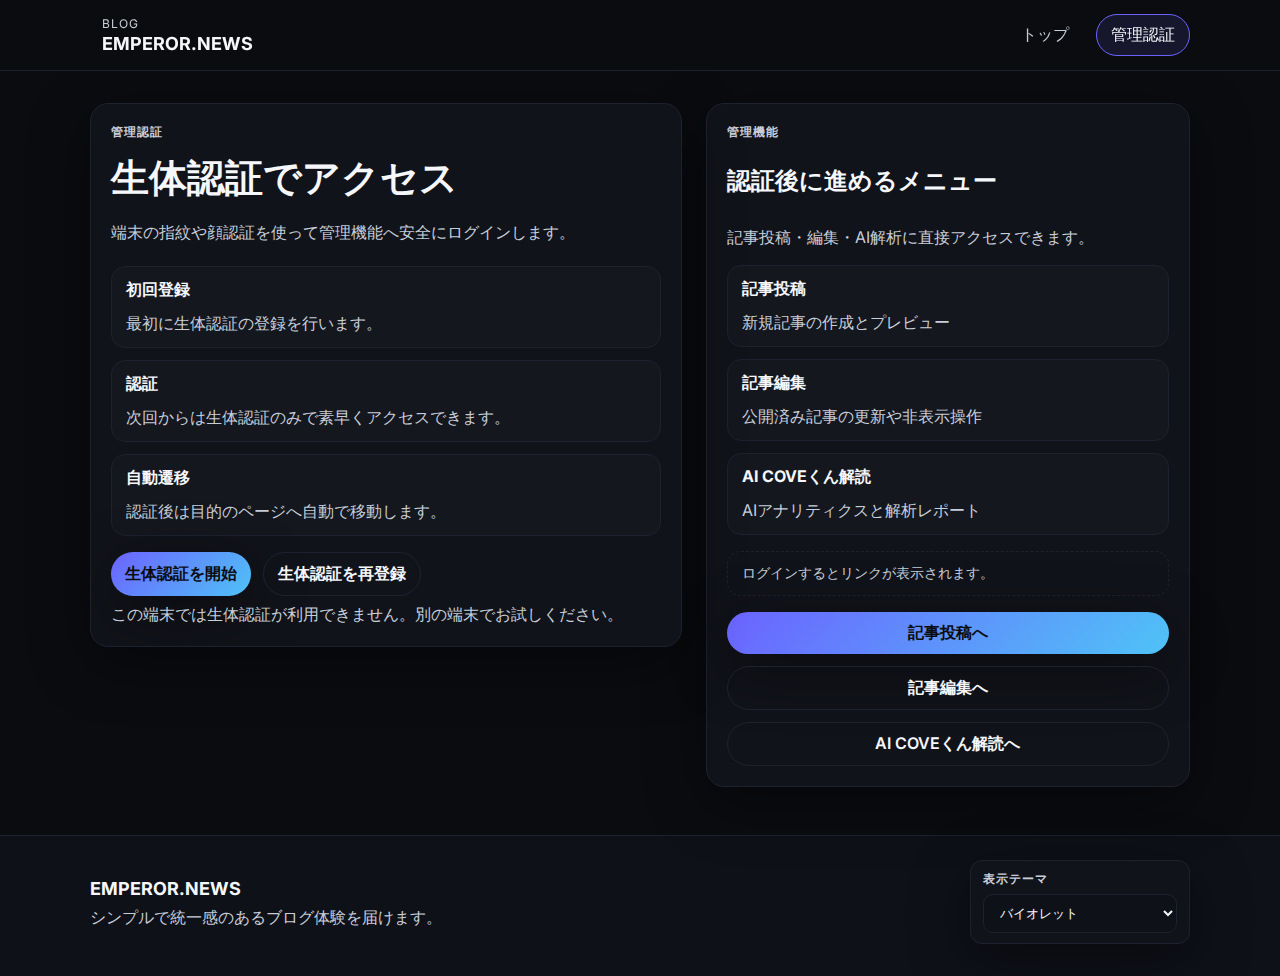
<file: admin/login.html>
<!DOCTYPE html>
<html lang="ja">
<head>
  <meta charset="UTF-8" />
  <meta name="viewport" content="width=device-width, initial-scale=1.0" />
  <title>EMPEROR.NEWS | 管理認証</title>
  <link rel="stylesheet" href="../assets/styles.css" />
</head>
<body data-admin-mode="login">
  <header class="site-header">
    <div class="inner">
      <div class="brand">
        <div class="brand-mark" aria-hidden="true"></div>
        <div>
          <p class="brand-kicker">BLOG</p>
          <p class="brand-title" data-site-title>EMPEROR.NEWS</p>
        </div>
      </div>
      <nav class="nav-links" aria-label="メインナビゲーション">
        <a href="../index.html" class="nav-link">トップ</a>
        <a href="login.html" class="nav-link active">管理認証</a>
      </nav>
    </div>
  </header>

  <main>
    <section class="section">
      <div class="inner admin-login-grid">
        <div class="info-card login-card" id="login-card">
          <p class="kicker">管理認証</p>
          <h1>生体認証でアクセス</h1>
          <p class="lead">端末の指紋や顔認証を使って管理機能へ安全にログインします。</p>

          <div class="login-list" aria-label="認証の流れ">
            <div class="login-item">
              <strong>初回登録</strong>
              <span class="muted-text">最初に生体認証の登録を行います。</span>
            </div>
            <div class="login-item">
              <strong>認証</strong>
              <span class="muted-text">次回からは生体認証のみで素早くアクセスできます。</span>
            </div>
            <div class="login-item">
              <strong>自動遷移</strong>
              <span class="muted-text">認証後は目的のページへ自動で移動します。</span>
            </div>
          </div>

          <p class="form-message" id="login-message" role="status" aria-live="polite" hidden></p>
          <div class="form-actions">
            <button class="btn primary" type="button" id="biometric-auth">生体認証を開始</button>
            <button class="btn ghost" type="button" id="reset-biometric">生体認証を再登録</button>
          </div>
          <p class="muted-text" id="biometric-hint">対応端末ではTouch ID / Face IDなどが利用できます。</p>
        </div>

        <div class="info-card login-info">
          <p class="kicker">管理機能</p>
          <h2>認証後に進めるメニュー</h2>
          <p class="muted-text">記事投稿・編集・AI解析に直接アクセスできます。</p>
          <div class="login-list">
            <div class="login-item">
              <strong>記事投稿</strong>
              <span class="muted-text">新規記事の作成とプレビュー</span>
            </div>
            <div class="login-item">
              <strong>記事編集</strong>
              <span class="muted-text">公開済み記事の更新や非表示操作</span>
            </div>
            <div class="login-item">
              <strong>AI COVEくん解読</strong>
              <span class="muted-text">AIアナリティクスと解析レポート</span>
            </div>
          </div>
          <div class="auth-status" id="auth-status" aria-live="polite">ログインするとリンクが表示されます。</div>
          <div class="auth-links" id="auth-links" hidden>
            <a class="btn primary" href="index.html">記事投稿へ</a>
            <a class="btn ghost" href="edit.html">記事編集へ</a>
            <a class="btn ghost" href="../analyze/">AI COVEくん解読へ</a>
          </div>
        </div>
      </div>
    </section>
  </main>

  <footer class="site-footer">
    <div class="inner footer-grid">
      <div>
        <p class="brand-title" data-site-title>EMPEROR.NEWS</p>
        <p class="muted-text" data-footer-description>シンプルで統一感のあるブログ体験を届けます。</p>
      </div>
      <div id="site-theme-picker" class="footer-theme-picker" aria-label="表示テーマ選択"></div>
    </div>
  </footer>

  <script src="../assets/data.js"></script>
  <script src="../assets/admin-login.js"></script>
</body>
</html>
</file>
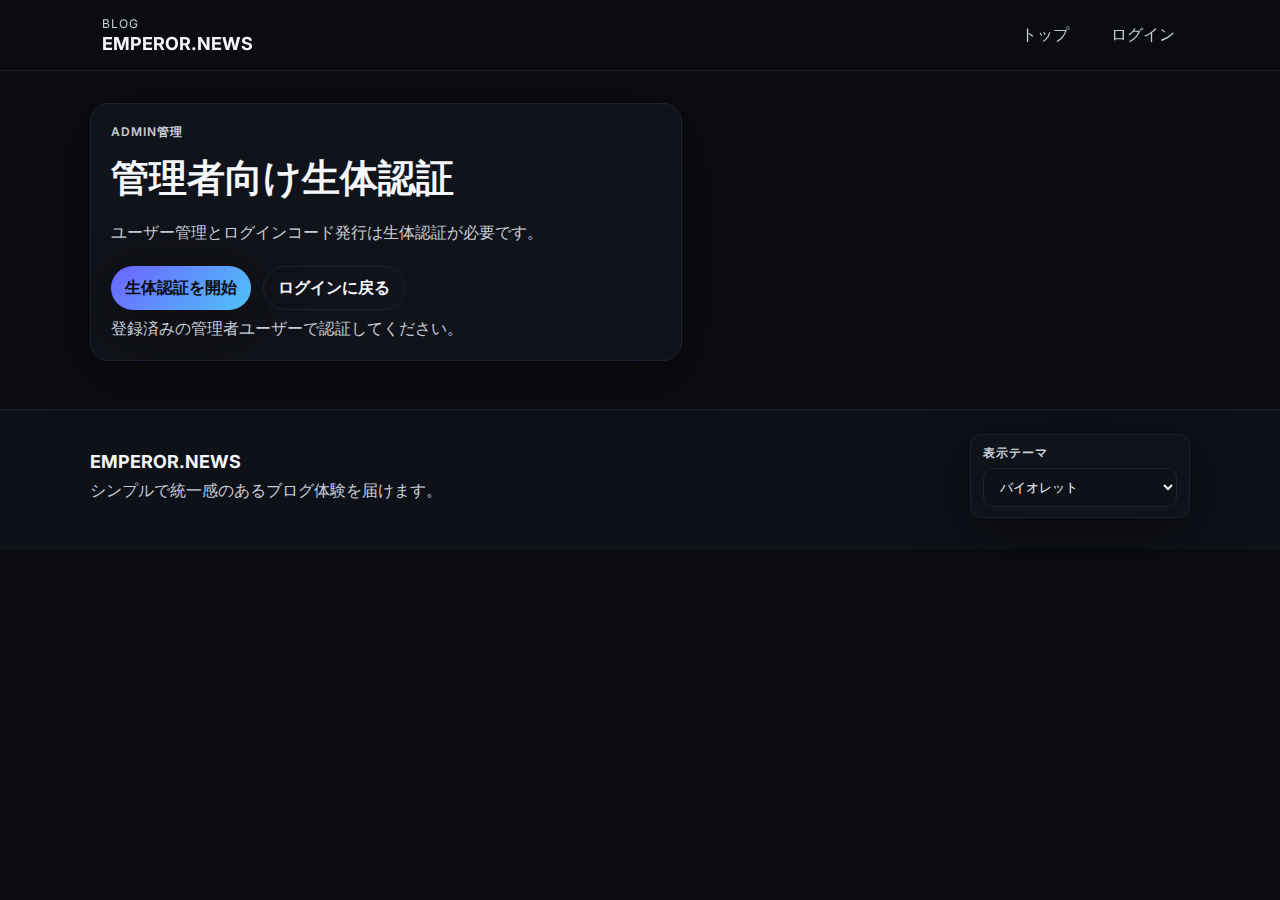
<file: admin/manage.html>
<!DOCTYPE html>
<html lang="ja">
<head>
  <meta charset="UTF-8" />
  <meta name="viewport" content="width=device-width, initial-scale=1.0" />
  <title>EMPEROR.NEWS | Admin管理</title>
  <link rel="stylesheet" href="../assets/styles.css" />
</head>
<body>
  <header class="site-header">
    <div class="inner">
      <div class="brand">
        <div class="brand-mark" aria-hidden="true"></div>
        <div>
          <p class="brand-kicker">BLOG</p>
          <p class="brand-title" data-site-title>EMPEROR.NEWS</p>
        </div>
      </div>
      <nav class="nav-links" aria-label="メインナビゲーション">
        <a href="../index.html" class="nav-link">トップ</a>
        <a href="login.html" class="nav-link" data-auth="guest">ログイン</a>
        <a href="index.html" class="nav-link" data-auth="auth" hidden>記事投稿</a>
        <a href="edit.html" class="nav-link" data-auth="auth" hidden>記事編集</a>
        <a href="../analyze/index.html" class="nav-link" data-auth="auth" hidden>AI COVE解析</a>
        <button class="nav-link nav-button" type="button" data-auth="auth" data-action="logout" hidden>ログアウト</button>
      </nav>
    </div>
  </header>

  <main>
    <section class="section">
      <div class="inner admin-login-grid">
        <div class="info-card login-card" id="manager-auth-card">
          <p class="kicker">Admin管理</p>
          <h1>管理者向け生体認証</h1>
          <p class="lead">ユーザー管理とログインコード発行は生体認証が必要です。</p>
          <p class="form-message" id="manager-message" role="status" aria-live="polite" hidden></p>
          <div class="form-actions">
            <button class="btn primary" type="button" id="manager-biometric-auth">生体認証を開始</button>
            <a class="btn ghost" href="login.html">ログインに戻る</a>
          </div>
          <p class="muted-text" id="manager-auth-hint">登録済みの管理者ユーザーで認証してください。</p>
        </div>

        <div class="info-card login-card" id="manager-panel" hidden>
          <p class="kicker">ユーザー管理</p>
          <h2>生体認証ユーザーとログインコード</h2>
          <p class="muted-text">ユーザー登録・権限付与・ログインコード発行が行えます。</p>

          <p class="form-message" id="manager-action-message" role="status" aria-live="polite" hidden></p>
          <div class="form-actions" style="margin-bottom: 12px;">
            <button class="btn ghost" type="button" id="reset-biometric">登録情報をリセット</button>
          </div>

          <div class="login-code-panel">
            <label for="login-code">ログインコード</label>
            <input id="login-code" type="text" placeholder="発行されたログインコードを入力" autocomplete="one-time-code" />
            <p class="muted-text">新しいユーザー登録時に入力するコードです。</p>
            <div class="form-actions">
              <button class="btn ghost" type="button" id="issue-login-code">ログインコードを発行</button>
            </div>
            <div class="login-code-list" id="login-code-list" aria-live="polite"></div>
          </div>

          <label for="biometric-label">登録ユーザー名</label>
          <input id="biometric-label" type="text" placeholder="例）管理者A" />
          <div class="form-actions">
            <button class="btn ghost" type="button" id="register-biometric">新しいユーザーを登録</button>
          </div>
          <div class="biometric-list" id="biometric-list" aria-live="polite"></div>
        </div>
      </div>
    </section>
  </main>

  <footer class="site-footer">
    <div class="inner footer-grid">
      <div>
        <p class="brand-title" data-site-title>EMPEROR.NEWS</p>
        <p class="muted-text" data-footer-description>シンプルで統一感のあるブログ体験を届けます。</p>
      </div>
      <div id="site-theme-picker" class="footer-theme-picker" aria-label="表示テーマ選択"></div>
    </div>
  </footer>

  <script src="../assets/data.js"></script>
  <script src="../assets/header-auth.js"></script>
  <script src="../assets/admin-manager.js"></script>
</body>
</html>
</file>
<file: assets/styles.css>
@import url('https://fonts.googleapis.com/css2?family=Inter:wght@400;500;600;700&display=swap');

:root {
  --bg: #0b0c10;
  --fg: #f5f7fb;
  --muted: #c7ced9;
  --card: #11131a;
  --panel: #0f1119;
  --accent: #6c63ff;
  --accent-2: #4fc3f7;
  --border: #1e2230;
  --shadow: 0 15px 60px rgba(0, 0, 0, 0.45);
  --radius: 18px;
  --hero-height: 320px;
}

* {
  box-sizing: border-box;
}

body {
  margin: 0;
  font-family: 'Inter', system-ui, -apple-system, BlinkMacSystemFont, 'Segoe UI', sans-serif;
  background: var(--bg);
  color: var(--fg);
  min-height: 100vh;
}

.home-page {
  padding: 16px;
}

a {
  color: inherit;
  text-decoration: none;
}

button {
  font: inherit;
}

.inner {
  width: min(1100px, 92vw);
  margin: 0 auto;
}

.field {
  display: flex;
  flex-direction: column;
  gap: 8px;
}

.field-grid {
  display: grid;
  gap: 12px;
  grid-template-columns: repeat(auto-fit, minmax(200px, 1fr));
}

.form-message {
  margin-top: 12px;
  padding: 12px 14px;
  border-radius: 12px;
  border: 1px solid transparent;
  background: color-mix(in srgb, var(--accent) 12%, var(--panel));
  color: var(--fg);
  font-weight: 600;
}

.form-message.success {
  border-color: color-mix(in srgb, var(--accent) 50%, var(--border));
}

.form-message.error {
  border-color: color-mix(in srgb, #f87171 55%, var(--border));
  background: color-mix(in srgb, #f87171 18%, var(--panel));
}

label {
  font-weight: 600;
  color: var(--fg);
}

input,
textarea {
  width: 100%;
  padding: 10px 12px;
  border-radius: 12px;
  border: 1px solid var(--border);
  background: var(--panel);
  color: var(--fg);
  font: inherit;
}

textarea {
  resize: vertical;
}

.site-header {
  position: sticky;
  top: 0;
  backdrop-filter: blur(12px);
  background: rgba(11, 12, 16, 0.85);
  background: color-mix(in srgb, var(--bg) 88%, transparent);
  border-bottom: 1px solid var(--border);
  z-index: 10;
}

.site-header .inner {
  display: flex;
  align-items: center;
  justify-content: space-between;
  padding: 14px 0;
  gap: 12px;
  flex-wrap: wrap;
}

.brand {
  display: grid;
  grid-template-columns: auto 1fr;
  align-items: center;
  gap: 12px;
}

.brand-kicker {
  margin: 0;
  font-size: 12px;
  letter-spacing: 0.08em;
  text-transform: uppercase;
  color: var(--muted);
}

.brand-title {
  margin: 2px 0 0;
  font-size: 18px;
  font-weight: 700;
}

.nav-links {
  display: flex;
  align-items: center;
  gap: 12px;
}

.header-actions {
  display: flex;
  align-items: center;
  gap: 12px;
  flex-wrap: wrap;
}

.theme-selector {
  display: flex;
  align-items: center;
  gap: 10px;
  flex-wrap: wrap;
}

.theme-selector-label {
  color: var(--muted);
  font-size: 12px;
  font-weight: 700;
  letter-spacing: 0.06em;
}

.theme-selector-grid {
  display: flex;
  align-items: center;
  gap: 8px;
  flex-wrap: wrap;
}

.theme-chip {
  display: inline-flex;
  align-items: center;
  gap: 8px;
  padding: 8px 12px;
  border-radius: 999px;
  border: 1px solid var(--border);
  background: var(--panel);
  color: var(--fg);
  cursor: pointer;
  transition: border-color 0.2s ease, box-shadow 0.2s ease, transform 0.2s ease;
}

.theme-chip .swatch {
  width: 30px;
  height: 16px;
  border-radius: 999px;
  border: 1px solid var(--border);
  background: linear-gradient(135deg, var(--accent), var(--accent-2));
}

.theme-chip.active {
  border-color: var(--accent);
  box-shadow: var(--shadow);
  transform: translateY(-1px);
}

.theme-chip:focus-visible {
  outline: 2px solid var(--accent);
  outline-offset: 2px;
}

.nav-link {
  padding: 9px 14px;
  border-radius: 999px;
  border: 1px solid transparent;
  color: var(--muted);
  transition: 0.2s ease;
}

.nav-button {
  background: transparent;
  cursor: pointer;
  font: inherit;
}

.nav-link:hover {
  color: var(--fg);
  border-color: var(--border);
}

.nav-link.active {
  color: var(--fg);
  border-color: var(--accent);
  background: rgba(108, 99, 255, 0.12);
}

.nav-anchor {
  position: relative;
  top: -120px;
  height: 0;
  display: block;
}

.hero {
  padding: 48px 0 40px;
  position: relative;
  overflow: hidden;
  border-radius: 0;
  min-height: var(--hero-height);
  --hero-mask-opacity: 0.7;
  --hero-mask-width: 60%;
  --hero-mask-fade-end: 80%;
  --hero-mask-color: 11, 12, 16;
  --hero-mask-motion: paused;
  --hero-mask-animation: hero-mask-drift;
  --hero-mask-duration: 8s;
  --hero-mask-ease: ease-in-out;
  --hero-image-position-x: 50%;
  --hero-image-position: 50%;
  --hero-image-scale: 1;
  --hero-image-fit: cover;
  --hero-image-motion: hero-image-rise;
  --hero-image-motion-duration: 1.4s;
  --hero-image-motion-ease: cubic-bezier(0.2, 0.9, 0.2, 1);
  background-color: var(--hero-background-color, var(--bg));
  background-image: linear-gradient(140deg, rgba(108, 99, 255, 0.2), rgba(15, 17, 25, 0.85));
}

.hero::before {
  content: '';
  position: absolute;
  inset: 0;
  background: linear-gradient(
    90deg,
    rgba(var(--hero-mask-color), var(--hero-mask-opacity)) 0%,
    rgba(var(--hero-mask-color), var(--hero-mask-opacity)) var(--hero-mask-width),
    rgba(var(--hero-mask-color), 0) var(--hero-mask-fade-end),
    rgba(var(--hero-mask-color), 0) 100%
  );
  background-size: 120% 100%;
  background-position: 0% 0%;
  animation-name: var(--hero-mask-animation, hero-mask-drift);
  animation-duration: var(--hero-mask-duration, 8s);
  animation-timing-function: var(--hero-mask-ease, ease-in-out);
  animation-iteration-count: infinite;
  animation-play-state: var(--hero-mask-motion, paused);
  pointer-events: none;
  opacity: 1;
  z-index: 1;
}

@keyframes hero-mask-drift {
  0%,
  100% {
    background-position: 0% 0%;
  }
  50% {
    background-position: 6% 0%;
  }
}

@keyframes hero-mask-sweep {
  0%,
  100% {
    background-position: 0% 0%;
  }
  45% {
    background-position: 16% 0%;
  }
  60% {
    background-position: 8% 0%;
  }
}

@keyframes hero-mask-sweep-reverse {
  0%,
  100% {
    background-position: 18% 0%;
  }
  50% {
    background-position: 2% 0%;
  }
}

@keyframes hero-mask-glide {
  0%,
  100% {
    background-position: 0% 0%;
  }
  40% {
    background-position: 10% 6%;
  }
  70% {
    background-position: 4% 2%;
  }
}

@keyframes hero-mask-pulse {
  0%,
  100% {
    background-size: 120% 100%;
    background-position: 0% 0%;
  }
  50% {
    background-size: 160% 100%;
    background-position: 12% 0%;
  }
}

@keyframes hero-mask-wave {
  0%,
  100% {
    background-position: 0% 0%;
  }
  30% {
    background-position: 8% 0%;
  }
  60% {
    background-position: 14% 4%;
  }
}

.hero.has-image {
  background-image: none;
}

.hero-media {
  position: absolute;
  inset: 0;
  overflow: hidden;
  opacity: 0;
  transition: opacity 0.2s ease;
  z-index: 0;
  pointer-events: none;
}

.hero.has-image .hero-media {
  opacity: 1;
}

.hero-media img {
  width: 100%;
  height: 100%;
  object-fit: var(--hero-image-fit, cover);
  object-position: var(--hero-image-position-x) var(--hero-image-position);
  transform: scale(var(--hero-image-scale));
  transform-origin: center;
  display: block;
}

.hero.hero-image-motion .hero-media img {
  animation-name: var(--hero-image-motion);
  animation-duration: var(--hero-image-motion-duration);
  animation-timing-function: var(--hero-image-motion-ease);
  animation-fill-mode: both;
}

@keyframes hero-image-rise {
  0% {
    opacity: 0;
    transform: translateY(64px) scale(calc(var(--hero-image-scale) * 1.22));
  }
  100% {
    opacity: 1;
    transform: translateY(0) scale(var(--hero-image-scale));
  }
}

@keyframes hero-image-zoom-out {
  0% {
    opacity: 0.25;
    transform: scale(calc(var(--hero-image-scale) * 1.5));
  }
  100% {
    opacity: 1;
    transform: scale(var(--hero-image-scale));
  }
}

@keyframes hero-image-slide {
  0% {
    opacity: 0;
    transform: translateX(22%) scale(calc(var(--hero-image-scale) * 1.16));
  }
  100% {
    opacity: 1;
    transform: translateX(0) scale(var(--hero-image-scale));
  }
}

@keyframes hero-image-tilt {
  0% {
    opacity: 0;
    transform: rotate(-7deg) scale(calc(var(--hero-image-scale) * 1.18));
  }
  100% {
    opacity: 1;
    transform: rotate(0deg) scale(var(--hero-image-scale));
  }
}

@keyframes hero-image-soft-reveal {
  0% {
    opacity: 0.35;
    filter: blur(12px);
    transform: scale(calc(var(--hero-image-scale) * 1.24));
  }
  100% {
    opacity: 1;
    filter: blur(0);
    transform: scale(var(--hero-image-scale));
  }
}

@keyframes hero-image-surge {
  0% {
    opacity: 0;
    transform: translateY(72px) scale(calc(var(--hero-image-scale) * 1.3));
  }
  100% {
    opacity: 1;
    transform: translateY(0) scale(var(--hero-image-scale));
  }
}

@keyframes hero-image-panorama {
  0% {
    opacity: 0;
    transform: translateX(-18%) scale(calc(var(--hero-image-scale) * 1.2));
  }
  60% {
    opacity: 1;
    transform: translateX(8%) scale(calc(var(--hero-image-scale) * 1.1));
  }
  100% {
    opacity: 1;
    transform: translateX(0) scale(var(--hero-image-scale));
  }
}

@keyframes hero-image-spiral {
  0% {
    opacity: 0;
    transform: rotate(-12deg) scale(calc(var(--hero-image-scale) * 1.25));
  }
  70% {
    opacity: 1;
    transform: rotate(4deg) scale(calc(var(--hero-image-scale) * 1.06));
  }
  100% {
    opacity: 1;
    transform: rotate(0deg) scale(var(--hero-image-scale));
  }
}

@keyframes hero-image-glide-up {
  0% {
    opacity: 0;
    transform: translateY(40px) translateX(16%) scale(calc(var(--hero-image-scale) * 1.18));
  }
  100% {
    opacity: 1;
    transform: translateY(0) translateX(0) scale(var(--hero-image-scale));
  }
}

@keyframes hero-image-depth-pop {
  0% {
    opacity: 0;
    transform: scale(calc(var(--hero-image-scale) * 0.86));
    filter: blur(2px);
  }
  70% {
    opacity: 1;
    transform: scale(calc(var(--hero-image-scale) * 1.1));
    filter: blur(0);
  }
  100% {
    opacity: 1;
    transform: scale(var(--hero-image-scale));
    filter: blur(0);
  }
}

.hero.hero-unmasked::before {
  opacity: 0;
}

.hero .inner {
  position: relative;
  z-index: 2;
}

.hero-grid {
  display: grid;
  grid-template-columns: repeat(auto-fit, minmax(280px, 1fr));
  gap: 32px;
  align-items: center;
}

.kicker {
  margin: 0;
  letter-spacing: 0.08em;
  text-transform: uppercase;
  color: var(--muted);
  font-size: 12px;
  font-weight: 600;
}

.hero-kicker {
  display: flex;
  flex-direction: column;
  align-items: flex-start;
  gap: 6px;
}

.hero-kicker-row {
  display: flex;
  align-items: center;
  gap: 10px;
}

.hero-date {
  font-size: 13px;
  letter-spacing: 0.04em;
}

h1 {
  font-size: clamp(28px, 5vw, 38px);
  margin: 12px 0 10px;
}

.lead {
  color: var(--muted);
  line-height: 1.6;
  margin-bottom: 20px;
}

.hero-actions {
  display: flex;
  gap: 12px;
  flex-wrap: wrap;
  margin-top: 16px;
}

.hero-tags {
  margin: 0;
}

.preview-hero {
  border-radius: 0;
  padding: 32px 0 28px;
  min-height: 0;
  height: var(--hero-preview-height, var(--hero-height));
  margin-bottom: 16px;
}

.preview-hero.is-compact {
  padding: 16px 0 14px;
}

.preview-hero.is-compact .lead,
.preview-hero.is-compact .hero-actions {
  display: none;
}

.preview-hero .inner {
  padding: 0 20px;
}

.preview-hero .hero-media {
  background: var(--hero-background-color, rgba(11, 12, 16, 0.6));
}

.preview-hero .hero-actions .btn {
  pointer-events: none;
}

h2 {
  margin: 8px 0 6px;
}

.section {
  padding: 32px 0 48px;
}

.tag-marquee {
  position: relative;
  overflow: hidden;
  width: 100%;
  mask-image: linear-gradient(90deg, transparent, #000 10%, #000 90%, transparent);
}

.tag-marquee .marquee-track {
  display: inline-flex;
  align-items: center;
  gap: 10px;
  animation: marquee 18s linear infinite;
  min-width: 200%;
  padding: 4px 0;
}

@keyframes marquee {
  from {
    transform: translateX(0);
  }
  to {
    transform: translateX(-50%);
  }
}

.chip {
  display: inline-flex;
  align-items: center;
  gap: 6px;
  padding: 6px 10px;
  border-radius: 999px;
  background: var(--chip-bg, var(--accent));
  color: var(--chip-fg, #ffffff);
  font-weight: 600;
  font-size: 12px;
  border: 1px solid transparent;
}

.tag-row {
  display: flex;
  flex-wrap: wrap;
  gap: 8px;
}

.motion-sample-grid {
  display: flex;
  flex-wrap: wrap;
  gap: 8px;
  margin-bottom: 4px;
}

.motion-sample-button {
  cursor: pointer;
  border: 1px solid var(--border);
  background: transparent;
}

.motion-sample-button.is-active {
  border-color: var(--accent);
  background: color-mix(in srgb, var(--accent) 18%, transparent);
  box-shadow: 0 0 0 2px color-mix(in srgb, var(--accent) 30%, transparent);
  color: var(--text, #ffffff);
}

.motion-sample-button:focus-visible {
  outline: 2px solid var(--accent);
  outline-offset: 2px;
}

.section-header {
  display: flex;
  align-items: center;
  justify-content: space-between;
  gap: 16px;
  margin-bottom: 16px;
}

.slider {
  position: relative;
  overflow: hidden;
}

.gallery-grid {
  display: grid;
  grid-template-columns: repeat(auto-fit, minmax(220px, 1fr));
  gap: 12px;
}

.gallery-grid.three-column {
  grid-template-columns: repeat(3, minmax(0, 1fr));
}

.article-list {
  display: grid;
  gap: 24px;
}

.article-list .scroll-list {
  margin: 0;
}

.gallery-card {
  position: relative;
  border: 1px solid var(--border);
  border-radius: 14px;
  background: var(--card);
  box-shadow: var(--shadow);
  overflow: hidden;
  display: flex;
  flex-direction: column;
}

.gallery-link {
  display: flex;
  flex-direction: column;
  height: 100%;
  color: inherit;
  flex: 1;
}

.gallery-thumb {
  width: 100%;
  height: auto;
  aspect-ratio: 4 / 3;
  position: relative;
  border: 1px solid var(--border);
  border-radius: 12px 12px 0 0;
  display: grid;
  place-items: center;
  background: linear-gradient(135deg, rgba(108, 99, 255, 0.2), rgba(79, 195, 247, 0.2));
  overflow: hidden;
}

.gallery-thumb img {
  width: 100%;
  height: 100%;
  object-fit: cover;
  object-position: center var(--image-pos, 50%);
  transform: scale(var(--image-scale, 1));
  transform-origin: center;
  display: block;
  position: absolute;
  inset: 0;
}

.gallery-thumb.placeholder {
  color: var(--muted);
  font-size: 13px;
}

.gallery-body {
  padding: 12px;
  display: flex;
  flex-direction: column;
  gap: 6px;
}

.gallery-actions {
  padding: 0 12px 14px;
}

.gallery-body h3 {
  margin: 0;
  font-size: 16px;
}

.gallery-body .meta {
  font-size: 12px;
}

.card-track {
  display: grid;
  grid-auto-flow: column;
  grid-auto-columns: minmax(240px, 260px);
  gap: 16px;
  overflow-x: auto;
  scroll-snap-type: x mandatory;
  padding: 6px 4px 16px;
  scrollbar-width: thin;
}

.card-track::-webkit-scrollbar {
  height: 8px;
}

.card-track::-webkit-scrollbar-thumb {
  background: var(--border);
  border-radius: 999px;
}

.card {
  background: var(--card);
  border: 1px solid var(--border);
  border-radius: var(--radius);
  padding: 14px;
  box-shadow: var(--shadow);
  scroll-snap-align: start;
  display: flex;
  flex-direction: column;
  gap: 8px;
  min-height: 190px;
}

.card-thumb {
  position: relative;
  width: calc(100% + 28px);
  aspect-ratio: 4 / 3;
  height: auto;
  margin: -14px -14px 0;
  border-radius: 12px 12px 0 0;
  overflow: hidden;
  background: linear-gradient(135deg, rgba(108, 99, 255, 0.2), rgba(79, 195, 247, 0.2));
  border: 1px solid var(--border);
}

.preview-mode-picker {
  display: flex;
  gap: 8px;
  flex-wrap: wrap;
  margin-top: 10px;
}

.mode-button {
  display: inline-flex;
  align-items: center;
  gap: 6px;
  padding: 6px 10px;
  border-radius: 999px;
  border: 1px solid var(--border);
  background: var(--panel);
  color: var(--muted);
  font-size: 12px;
  font-weight: 600;
  cursor: pointer;
  transition: border-color 0.2s ease, color 0.2s ease, background 0.2s ease, transform 0.2s ease;
}

.mode-button:hover {
  transform: translateY(-1px);
}

.mode-button.is-active {
  color: var(--fg);
  border-color: var(--accent);
  background: rgba(108, 99, 255, 0.15);
}

.mode-button:focus-visible {
  outline: 2px solid var(--accent);
  outline-offset: 2px;
}

.mode-icon {
  width: 18px;
  height: 18px;
  border-radius: 6px;
  border: 1.5px solid currentColor;
  position: relative;
  flex-shrink: 0;
}

.mode-icon-pen {
  border: none;
}

.mode-icon-pen::before {
  content: '';
  position: absolute;
  width: 12px;
  height: 2px;
  background: currentColor;
  border-radius: 999px;
  top: 8px;
  left: 2px;
  transform: rotate(-35deg);
}

.mode-icon-pen::after {
  content: '';
  position: absolute;
  width: 6px;
  height: 6px;
  border-right: 2px solid currentColor;
  border-bottom: 2px solid currentColor;
  top: 4px;
  right: 2px;
  transform: rotate(-35deg);
}

.mode-icon-handwriting {
  border: none;
}

.mode-icon-handwriting::before {
  content: '';
  position: absolute;
  width: 12px;
  height: 2px;
  background: #38bdf8;
  border-radius: 999px;
  top: 8px;
  left: 2px;
  transform: rotate(-35deg);
}

.mode-icon-handwriting::after {
  content: '';
  position: absolute;
  width: 6px;
  height: 6px;
  border-right: 2px solid #38bdf8;
  border-bottom: 2px solid #38bdf8;
  top: 4px;
  right: 2px;
  transform: rotate(-35deg);
}

.mode-icon-eraser {
  border: 1.5px solid currentColor;
}

.mode-icon-eraser::before {
  content: '';
  position: absolute;
  width: 10px;
  height: 6px;
  border-radius: 3px;
  border: 1.5px solid currentColor;
  top: 5px;
  left: 3px;
  transform: rotate(-12deg);
}

.card-thumb img {
  width: 100%;
  height: 100%;
  object-fit: cover;
  transform: scale(var(--image-scale, 1));
  transform-origin: center;
  display: block;
  position: relative;
  z-index: 1;
}

.card-thumb.placeholder {
  display: grid;
  place-items: center;
  color: var(--muted);
  font-size: 13px;
}

.meta {
  display: flex;
  align-items: center;
  gap: 8px;
  flex-wrap: wrap;
  color: var(--muted);
  font-size: 13px;
}

.card h3 {
  margin: 0;
  font-size: 18px;
}

.card p {
  margin: 0;
  color: var(--muted);
  line-height: 1.5;
}

.card .actions {
  display: flex;
  align-items: stretch;
  gap: 10px;
  margin-top: auto;
}

.scroll-section {
  padding: 20px 0 48px;
}

.scroll-list {
  display: grid;
  grid-template-columns: 1fr;
  gap: 16px;
  width: 100%;
}

.scroll-list::-webkit-scrollbar {
  width: 8px;
}

.scroll-list::-webkit-scrollbar-thumb {
  background: var(--border);
  border-radius: 999px;
}

.scroll-card {
  position: relative;
  display: grid;
  grid-template-columns: 1fr;
  gap: 10px;
  border: 1px solid var(--border);
  border-radius: var(--radius);
  padding: 12px;
  background: var(--card);
  box-shadow: var(--shadow);
  overflow: hidden;
  transition: transform 0.2s ease, border-color 0.2s ease;
}

.scroll-thumb {
  width: 100%;
  height: auto;
  min-height: 0;
  aspect-ratio: 4 / 3;
  border-radius: 12px 12px 0 0;
  overflow: hidden;
  background: linear-gradient(135deg, rgba(108, 99, 255, 0.2), rgba(79, 195, 247, 0.2));
  border: 1px solid var(--border);
  display: grid;
  place-items: center;
  position: relative;
}

.scroll-thumb img {
  width: 100%;
  height: 100%;
  object-fit: cover;
  object-position: center var(--image-pos, 50%);
  transform: scale(var(--image-scale, 1));
  transform-origin: center;
  display: block;
  position: relative;
  z-index: 2;
}

.scroll-thumb.placeholder {
  color: var(--muted);
}

.scroll-card:hover {
  transform: translateY(-2px);
  border-color: var(--accent);
}

@media (max-width: 900px) {
  .scroll-list {
    grid-template-columns: 1fr;
  }
}

@media (max-width: 960px) {
  .gallery-grid.three-column {
    grid-template-columns: repeat(2, minmax(0, 1fr));
  }
}

@media (max-width: 600px) {
  .gallery-grid.three-column {
    grid-template-columns: 1fr;
  }
}

.scroll-body h3 {
  margin: 6px 0;
}

.scroll-body p {
  margin: 4px 0 0;
}

.stretched-link {
  position: absolute;
  inset: 0;
  z-index: 1;
}

.btn {
  display: inline-flex;
  align-items: center;
  justify-content: center;
  gap: 6px;
  padding: 10px 14px;
  border-radius: 999px;
  border: 1px solid transparent;
  background: transparent;
  color: var(--fg);
  font-weight: 600;
  cursor: pointer;
  transition: 0.2s ease;
  text-decoration: none;
}

.btn.primary {
  background: linear-gradient(135deg, var(--accent), var(--accent-2));
  color: #0b0c10;
  border: none;
  box-shadow: var(--shadow);
}

.btn.ghost {
  border: 1px solid var(--border);
  color: var(--fg);
}

.btn.icon {
  width: 40px;
  height: 40px;
  padding: 0;
  border-radius: 50%;
  border: 1px solid var(--border);
  color: var(--fg);
  background: var(--card);
  box-shadow: var(--shadow);
}

.btn:hover {
  transform: translateY(-1px);
}

.btn.full {
  width: 100%;
}

.muted {
  background: var(--panel);
}

.info-grid {
  display: grid;
  gap: 20px;
  grid-template-columns: repeat(auto-fit, minmax(280px, 1fr));
  align-items: start;
}

.info-card {
  background: var(--card);
  border: 1px solid var(--border);
  border-radius: var(--radius);
  padding: 20px;
  box-shadow: var(--shadow);
}

.info-card--sticky {
  position: sticky;
  top: 24px;
  align-self: start;
}

@media (max-width: 900px) {
  .info-card--sticky {
    position: static;
  }
}

.form-actions {
  display: flex;
  gap: 12px;
  margin-top: 16px;
  flex-wrap: wrap;
}

.decode-status {
  margin: 12px 0 0;
  color: var(--muted);
  font-weight: 600;
  min-height: 20px;
}

.handwriting-panel {
  display: flex;
  flex-direction: column;
  gap: 12px;
  user-select: none;
  -webkit-user-select: none;
}

.handwriting-canvas {
  width: 100%;
  height: var(--handwriting-area-height, 300px);
  border-radius: 16px;
  border: 1px solid var(--border);
  background: #fff;
  touch-action: none;
  user-select: none;
  -webkit-user-select: none;
  -webkit-touch-callout: none;
  box-shadow: var(--shadow);
}

.handwriting-actions {
  display: flex;
  flex-direction: column;
  gap: 8px;
}

.output-panel {
  margin: 0;
  padding: 14px 16px;
  border-radius: 12px;
  border: 1px solid var(--border);
  background: var(--panel);
  color: var(--fg);
  min-height: 220px;
  white-space: pre-wrap;
  line-height: 1.6;
  font-family: 'Inter', system-ui, -apple-system, BlinkMacSystemFont, 'Segoe UI', sans-serif;
}

.layered-output {
  display: flex;
  flex-direction: column;
  gap: 16px;
  white-space: normal;
}

.layered-output__stack {
  position: relative;
  border-radius: 14px;
  border: 1px solid var(--border);
  background: #fff;
  height: var(--handwriting-area-height, 300px);
  min-height: var(--handwriting-area-height, 300px);
  overflow: hidden;
  box-shadow: var(--shadow);
  user-select: none;
  -webkit-user-select: none;
  -webkit-touch-callout: none;
}

.layered-output__stack img {
  width: 100%;
  height: auto;
  display: block;
}

.layered-output__stack canvas {
  position: absolute;
  inset: 0;
  width: 100%;
  height: 100%;
  touch-action: none;
}

.handwriting-canvas--locked {
  opacity: 0.65;
  cursor: not-allowed;
}

.layered-output__characters {
  position: absolute;
  inset: 0;
  pointer-events: auto;
  z-index: 3;
}

#mirror-layer {
  z-index: 0;
  pointer-events: none;
}

#analysis-layer {
  z-index: 2;
}

#correction-layer {
  z-index: 1;
}

.character-annotation {
  position: absolute;
  border: 2px solid var(--frame-color, #ef4444);
  background: color-mix(in srgb, var(--frame-color, #ef4444) 18%, transparent);
  border-radius: 4px;
  padding: 0;
  margin: 0;
  pointer-events: auto;
  cursor: grab;
  user-select: none;
  -webkit-user-select: none;
}

.character-annotation--dragging {
  cursor: grabbing;
}

.character-annotation__status {
  position: absolute;
  left: 6px;
  top: 6px;
  transform: none;
  background: rgba(15, 23, 42, 0.9);
  color: #f8fafc;
  font-size: 12px;
  font-weight: 600;
  padding: 2px 6px;
  border-radius: 6px;
  border: 1px solid var(--frame-color, rgba(239, 68, 68, 0.65));
  white-space: nowrap;
  user-select: none;
  -webkit-user-select: none;
  box-shadow: none;
}

.character-annotation__choices {
  position: absolute;
  left: 6px;
  top: 30px;
  display: flex;
  flex-wrap: wrap;
  gap: 6px;
  max-width: calc(100% - 12px);
}

.character-annotation__choice {
  border: 1px solid rgba(239, 68, 68, 0.6);
  background: rgba(15, 23, 42, 0.92);
  color: #f8fafc;
  font-size: 12px;
  font-weight: 600;
  border-radius: 999px;
  padding: 2px 8px;
  cursor: pointer;
  appearance: none;
}

.character-annotation__input,
.character-annotation__edit,
.character-annotation__confirm,
.character-annotation__remove {
  position: absolute;
  width: 22px;
  height: 22px;
  border-radius: 999px;
  border: 1px solid rgba(248, 113, 113, 0.9);
  background: rgba(15, 23, 42, 0.95);
  color: #fca5a5;
  font-size: 12px;
  display: flex;
  align-items: center;
  justify-content: center;
  transform: translate(50%, -50%);
  cursor: pointer;
  padding: 0;
  pointer-events: auto;
  box-shadow: 0 6px 12px rgba(15, 23, 42, 0.35);
}

.character-annotation__remove {
  top: 0;
  right: 0;
  transform: translate(50%, -50%);
}

.character-annotation__input {
  top: 0;
  left: 0;
  transform: translate(-50%, -50%);
  font-size: 11px;
  font-weight: 700;
  color: #fde68a;
  border-color: rgba(253, 230, 138, 0.9);
}

.character-annotation__edit {
  bottom: 0;
  left: 0;
  transform: translate(-50%, 50%);
  color: #38bdf8;
  border-color: rgba(56, 189, 248, 0.9);
}

.character-annotation__edit.is-editing {
  color: #f8fafc;
  border-color: rgba(248, 250, 252, 0.95);
  background: rgba(2, 132, 199, 0.95);
}

.character-annotation__edit.is-editing::after {
  content: '✔';
  position: absolute;
  top: -6px;
  right: -6px;
  width: 14px;
  height: 14px;
  border-radius: 999px;
  background: #f8fafc;
  color: #0f172a;
  font-size: 10px;
  font-weight: 700;
  display: flex;
  align-items: center;
  justify-content: center;
  box-shadow: 0 2px 6px rgba(15, 23, 42, 0.3);
}

.analysis-editor--locked .character-annotation {
  cursor: default;
}

.character-annotation__confirm {
  bottom: 0;
  right: 0;
  transform: translate(50%, 50%);
  color: #86efac;
  border-color: rgba(134, 239, 172, 0.9);
}

.character-annotation--active {
  border-color: #f97316;
  box-shadow: 0 0 0 2px rgba(249, 115, 22, 0.35);
}

.character-annotation--registered .character-annotation__status {
  background: rgba(16, 185, 129, 0.9);
  border-color: rgba(16, 185, 129, 0.9);
}

.character-annotation--unknown .character-annotation__status {
  background: rgba(124, 58, 237, 0.9);
  border-color: rgba(124, 58, 237, 0.9);
}

#analysis-layer {
  pointer-events: none;
  transition: opacity 0.2s ease;
  touch-action: none;
}

#correction-layer {
  cursor: crosshair;
  touch-action: none;
  user-select: none;
  -webkit-user-select: none;
}

.analysis-editor[data-analysis-mode='handwriting'] #analysis-layer,
.analysis-editor[data-analysis-mode='eraser'] #analysis-layer {
  pointer-events: auto;
}

.analysis-editor[data-analysis-mode='handwriting'] #correction-layer,
.analysis-editor[data-analysis-mode='eraser'] #correction-layer {
  pointer-events: none;
  cursor: default;
}

.analysis-editor[data-analysis-mode='handwriting'] .layered-output__characters,
.analysis-editor[data-analysis-mode='eraser'] .layered-output__characters {
  pointer-events: none;
}

.analysis-editor[data-analysis-mode='frame'] #analysis-layer {
  pointer-events: none;
}

.analysis-editor[data-analysis-mode='frame'] #correction-layer {
  pointer-events: auto;
  cursor: crosshair;
}

.layered-output__placeholder {
  position: absolute;
  inset: 0;
  display: grid;
  place-items: center;
  color: var(--muted);
  font-weight: 600;
  letter-spacing: 0.04em;
  text-align: center;
  padding: 20px;
  pointer-events: none;
  user-select: none;
  -webkit-user-select: none;
}

.layered-output__meta {
  display: flex;
  flex-direction: column;
  gap: 10px;
}

.layered-output__actions {
  display: flex;
  flex-wrap: wrap;
  gap: 10px;
}

.decoded-text {
  margin: 0;
  padding: 12px 14px;
  border-radius: 12px;
  border: 1px dashed var(--border);
  background: color-mix(in srgb, var(--panel) 70%, transparent);
}

.training-summary {
  margin-top: 6px;
  padding: 14px;
  border-radius: 16px;
  border: 1px solid var(--border);
  background: color-mix(in srgb, var(--panel) 72%, transparent);
}

.training-list {
  display: grid;
  grid-template-columns: repeat(auto-fit, minmax(140px, 1fr));
  align-items: start;
  gap: 12px;
  margin-top: 12px;
}

.training-card {
  position: relative;
  padding: 12px;
  border-radius: 14px;
  border: 1px solid var(--border);
  background: rgba(15, 23, 42, 0.45);
  color: #f8fafc;
}

.training-card__char {
  margin: 0;
  font-size: 20px;
  font-weight: 700;
}

.training-card__count {
  margin: 2px 0 8px;
  font-size: 12px;
  color: var(--muted);
}

.training-card__samples {
  display: grid;
  grid-template-columns: repeat(auto-fill, minmax(44px, 1fr));
  gap: 6px;
  margin-bottom: 8px;
}

.training-sample {
  position: relative;
  width: 100%;
  aspect-ratio: 1 / 1;
  border-radius: 10px;
  border: 1px solid rgba(148, 163, 184, 0.4);
  background: rgba(15, 23, 42, 0.6);
  display: grid;
  place-items: center;
  overflow: hidden;
}

.training-sample img {
  width: 100%;
  height: 100%;
  object-fit: contain;
  display: block;
  background: #fff;
}

.training-sample__remove {
  position: absolute;
  top: 4px;
  right: 4px;
  width: 18px;
  height: 18px;
  border-radius: 999px;
  border: 1px solid rgba(248, 113, 113, 0.8);
  background: rgba(15, 23, 42, 0.85);
  color: #fca5a5;
  font-size: 10px;
  display: flex;
  align-items: center;
  justify-content: center;
  cursor: pointer;
  padding: 0;
}

.training-sample--placeholder {
  font-size: 12px;
  color: #e2e8f0;
  font-weight: 600;
}

.training-card__meta {
  margin: 0;
  font-size: 11px;
  color: var(--muted);
}

.training-card__actions {
  display: flex;
  flex-wrap: wrap;
  gap: 6px;
  margin-top: 8px;
}

.training-card__actions .btn {
  font-size: 11px;
  padding: 4px 8px;
}

.training-card__badge {
  position: absolute;
  top: 10px;
  right: 10px;
  padding: 2px 6px;
  border-radius: 999px;
  font-size: 10px;
  font-weight: 600;
  background: rgba(124, 58, 237, 0.85);
  color: #f5f3ff;
}

.info-card ul {
  padding-left: 18px;
  color: var(--muted);
  line-height: 1.6;
}

.theme-pill {
  display: inline-flex;
  align-items: center;
  gap: 8px;
  padding: 8px 12px;
  border-radius: 999px;
  border: 1px solid var(--border);
  background: var(--panel);
  font-size: 13px;
  color: var(--muted);
}

.theme-pill .swatch {
  width: 32px;
  height: 18px;
  border-radius: 999px;
  background: linear-gradient(135deg, var(--accent), var(--accent-2));
  border: 1px solid var(--border);
}

.theme-grid {
  display: grid;
  grid-template-columns: repeat(auto-fit, minmax(120px, 1fr));
  gap: 8px;
}

.theme-option {
  display: flex;
  align-items: center;
  gap: 8px;
  padding: 10px 12px;
  border-radius: 12px;
  border: 1px solid var(--border);
  background: var(--panel);
  cursor: pointer;
  transition: border-color 0.2s ease, transform 0.2s ease;
  color: var(--fg);
  width: 100%;
  text-align: left;
}

.theme-option .swatch {
  width: 32px;
  height: 18px;
  border-radius: 999px;
  border: 1px solid var(--border);
  background: linear-gradient(135deg, var(--accent), var(--accent-2));
  flex-shrink: 0;
}

.theme-option strong {
  font-size: 13px;
}

.theme-option small {
  color: var(--muted);
}

.theme-option.active {
  border-color: var(--accent);
  transform: translateY(-2px);
  box-shadow: var(--shadow);
}

.theme-option:focus-visible {
  outline: 2px solid var(--accent);
  outline-offset: 2px;
}

.focus-range {
  position: absolute;
  inset: 0;
  background: linear-gradient(
    to bottom,
    rgba(11, 12, 16, 0.5),
    rgba(11, 12, 16, 0.5)
  );
  mask: linear-gradient(
    to bottom,
    transparent var(--focus-start, 20%),
    rgba(0, 0, 0, 1) var(--focus-start, 20%),
    rgba(0, 0, 0, 1) var(--focus-end, 80%),
    transparent var(--focus-end, 80%)
  );
  pointer-events: none;
  border: 1px dashed rgba(255, 255, 255, 0.3);
  border-radius: 10px;
  z-index: 0;
}

body[data-admin-mode='post'] #preview-thumb[data-preview-mode='frame'],
body[data-admin-mode='edit'] #preview-thumb[data-preview-mode='frame'] {
  cursor: crosshair;
}

body[data-admin-mode='post'] #preview-thumb[data-preview-mode='pen'],
body[data-admin-mode='edit'] #preview-thumb[data-preview-mode='pen'] {
  cursor: pointer;
}

body[data-admin-mode='post'] #preview-thumb .focus-range,
body[data-admin-mode='edit'] #preview-thumb .focus-range {
  pointer-events: auto;
  border-color: transparent;
}

body[data-admin-mode='post'] #preview-thumb.is-selecting .focus-range,
body[data-admin-mode='edit'] #preview-thumb.is-selecting .focus-range {
  border-color: rgba(255, 82, 82, 0.7);
}

.card-thumb > :not(.focus-range),
.scroll-thumb > :not(.focus-range),
.article-thumb > :not(.focus-range) {
  position: relative;
  z-index: 1;
}

.focus-controls {
  display: grid;
  gap: 8px;
  grid-template-columns: repeat(auto-fit, minmax(140px, 1fr));
}

.management-list {
  display: grid;
  gap: 12px;
}

.manage-card {
  border: 1px solid var(--border);
  border-radius: var(--radius);
  background: var(--card);
  box-shadow: var(--shadow);
  display: grid;
  gap: 12px;
  padding: 16px;
  align-items: start;
  grid-template-columns: 1fr auto;
}

.manage-summary {
  transition: transform 0.2s ease, opacity 0.2s ease;
}

.status-row {
  display: flex;
  flex-wrap: wrap;
  gap: 6px;
  margin: 8px 0;
}

.pill {
  display: inline-flex;
  align-items: center;
  gap: 6px;
  padding: 6px 10px;
  border-radius: 999px;
  background: var(--panel);
  border: 1px solid var(--border);
  color: var(--muted);
  font-size: 12px;
  font-weight: 600;
}

.pill-accent {
  background: linear-gradient(135deg, rgba(108, 99, 255, 0.15), rgba(79, 195, 247, 0.12));
  border-color: var(--accent);
  color: var(--fg);
}

.pill-outline {
  border-style: dashed;
}

.pill-positive {
  border-color: rgba(94, 214, 146, 0.6);
  color: #c8f7dc;
  background: rgba(94, 214, 146, 0.12);
}

.pill-muted {
  opacity: 0.6;
}

.manage-actions {
  display: flex;
  flex-wrap: wrap;
  gap: 8px;
  justify-content: flex-end;
  grid-column: 1 / -1;
}

.manage-flags {
  display: grid;
  gap: 8px;
  align-content: start;
}

.flag-toggle {
  display: inline-flex;
  align-items: center;
  gap: 8px;
  padding: 8px 12px;
  border-radius: 12px;
  background: var(--panel);
  border: 1px solid var(--border);
  cursor: pointer;
  user-select: none;
  width: 100%;
}

.flag-toggle input {
  width: 18px;
  height: 18px;
  accent-color: var(--accent);
}

.order-controls {
  display: flex;
  align-items: center;
  gap: 8px;
}

.order-stack {
  display: grid;
  grid-template-columns: repeat(2, minmax(44px, auto));
  gap: 6px;
}

.btn.danger {
  border: 1px solid rgba(255, 107, 107, 0.6);
  color: #ff9b9b;
  background: rgba(255, 107, 107, 0.08);
}

.article-layout {
  display: grid;
  grid-template-columns: minmax(0, 1fr);
  gap: 20px;
  align-items: start;
}

.article-card {
  background: var(--card);
  border: 1px solid var(--border);
  border-radius: var(--radius);
  padding: 20px;
  box-shadow: var(--shadow);
  display: flex;
  flex-direction: column;
  gap: 12px;
}

.ai-summary {
  border: 1px solid var(--border);
  background: var(--panel);
  border-radius: 14px;
  padding: 16px;
  display: flex;
  flex-direction: column;
  gap: 8px;
}

.ai-summary-header {
  display: flex;
  align-items: center;
  justify-content: space-between;
  gap: 12px;
}

.ai-summary-text {
  margin: 0;
  line-height: 1.6;
  color: var(--fg);
}

.ai-summary-history {
  border-top: 1px solid var(--border);
  padding-top: 10px;
}

.ai-summary-history summary {
  cursor: pointer;
  color: var(--muted);
}

.ai-summary-history ol {
  margin: 10px 0 0;
  padding-left: 18px;
  display: grid;
  gap: 10px;
}

.ai-summary-item {
  display: grid;
  gap: 6px;
}

.ai-summary-item p {
  margin: 0;
  color: var(--muted);
  line-height: 1.6;
}

.article-thumb {
  width: 100%;
  border-radius: 12px 12px 0 0;
  border: 1px solid var(--border);
  aspect-ratio: 4 / 3;
  height: auto;
  min-height: clamp(200px, 24vw, 320px);
  background: linear-gradient(135deg, rgba(108, 99, 255, 0.15), rgba(79, 195, 247, 0.1));
  overflow: hidden;
  position: relative;
}

.article-thumb.placeholder {
  display: grid;
  place-items: center;
  color: var(--muted);
}

.article-thumb img {
  width: 100%;
  height: 100%;
  object-fit: cover;
  transform: scale(var(--image-scale, 1));
  transform-origin: center;
  display: block;
  cursor: zoom-in;
}

.article-body {
  display: flex;
  flex-direction: column;
  gap: 12px;
  color: var(--muted);
  line-height: 1.7;
}

.article-body p {
  margin: 0;
}

.article-actions {
  display: flex;
  gap: 10px;
  flex-wrap: wrap;
}

.manage-card.show-actions .manage-actions {
  transform: none;
  opacity: 1;
}

.manage-card.show-actions .manage-summary {
  transform: none;
  opacity: 1;
}

@media (max-width: 640px) {
  .manage-card {
    grid-template-columns: 1fr;
  }

  .manage-actions {
    justify-content: flex-start;
  }
}

.comments-section {
  margin-top: 24px;
}

.comment-form {
  display: flex;
  flex-direction: column;
  gap: 12px;
}

.comment-list {
  display: flex;
  flex-direction: column;
  gap: 12px;
  margin-top: 16px;
}

.comment-card {
  border: 1px solid var(--border);
  border-radius: 12px;
  padding: 12px;
  background: var(--panel);
}

.comment-header {
  display: flex;
  align-items: center;
  justify-content: space-between;
  gap: 10px;
  color: var(--muted);
  font-size: 13px;
  margin-bottom: 6px;
}

.comment-actions {
  display: flex;
  gap: 8px;
  margin-top: 8px;
}

.comment-actions .btn {
  padding: 6px 10px;
  font-size: 12px;
}

.analysis-editor {
  display: grid;
  grid-template-columns: repeat(auto-fit, minmax(240px, 1fr));
  gap: 16px;
  align-items: start;
  margin-top: 16px;
  user-select: none;
  -webkit-user-select: none;
  -webkit-touch-callout: none;
}

.analysis-mode {
  display: grid;
  gap: 8px;
  margin-top: 16px;
}

.handwriting-tool-picker {
  display: flex;
  flex-wrap: wrap;
  gap: 8px;
  margin-top: 6px;
}

.analysis-handwriting {
  user-select: none;
  -webkit-user-select: none;
  -webkit-touch-callout: none;
}

.analysis-panel {
  display: grid;
  gap: 8px;
  padding: 16px;
  border-radius: 16px;
  border: 1px solid var(--border);
  background: var(--card);
  box-shadow: var(--shadow);
}

.analysis-panel.handwriting-panel {
  row-gap: 6px;
}

.analysis-panel.handwriting-panel .muted-text {
  margin-top: 4px;
}

.analysis-panel textarea {
  width: 100%;
  min-height: 240px;
  resize: vertical;
}

.analysis-panel.correction-panel {
  border-color: var(--border);
  box-shadow: var(--shadow);
}

.analysis-editor[data-analysis-mode='frame'] .analysis-panel[data-panel-role='analysis'] {
  border-color: rgba(46, 144, 255, 0.7);
  box-shadow: 0 0 0 1px rgba(46, 144, 255, 0.25);
}

.analysis-editor[data-analysis-mode='frame'] .analysis-panel[data-panel-role='analysis'] textarea {
  background: rgba(46, 144, 255, 0.04);
}

.lightbox {
  position: fixed;
  inset: 0;
  background: rgba(0, 0, 0, 0.65);
  display: grid;
  place-items: center;
  z-index: 50;
  padding: 16px;
}

.lightbox.hidden {
  display: none;
}

.lightbox img {
  max-width: min(920px, 92vw);
  max-height: 86vh;
  border-radius: 16px;
  box-shadow: 0 20px 60px rgba(0, 0, 0, 0.5);
  border: 1px solid var(--border);
}

.site-footer {
  border-top: 1px solid var(--border);
  padding: 24px 0 32px;
  background: var(--panel);
}

.footer-grid {
  display: flex;
  align-items: center;
  justify-content: space-between;
  gap: 12px;
  flex-wrap: wrap;
}

.footer-actions {
  display: flex;
  gap: 10px;
}

.muted-text {
  color: var(--muted);
  margin: 8px 0 0;
}

@media (max-width: 640px) {
  .nav-links {
    gap: 8px;
  }

  .site-header .inner {
    padding: 12px 0;
  }

  .section-header {
    align-items: flex-start;
  }

  .article-layout {
    grid-template-columns: 1fr;
  }

  .slider-actions {
    display: none;
  }

}

.footer-theme-picker {
  background: var(--card);
  border: 1px solid var(--border);
  border-radius: 12px;
  padding: 10px 12px;
  box-shadow: var(--shadow);
  display: grid;
  gap: 6px;
  min-width: 220px;
}

.footer-theme-picker label {
  display: block;
  font-size: 12px;
  letter-spacing: 0.08em;
  text-transform: uppercase;
  color: var(--muted);
}

.footer-theme-picker select {
  width: 100%;
  padding: 10px 12px;
  border-radius: 10px;
  border: 1px solid var(--border);
  background: var(--panel);
  color: var(--fg);
}

.admin-login-grid {
  display: grid;
  grid-template-columns: minmax(0, 1.1fr) minmax(0, 0.9fr);
  gap: 24px;
  align-items: start;
}

.login-card {
  position: relative;
  overflow: hidden;
}

.login-auth-hero {
  display: grid;
  gap: 12px;
}

.fingerprint-mark {
  width: 64px;
  height: 64px;
  border-radius: 20px;
  border: 1px solid var(--border);
  background-color: rgba(12, 18, 32, 0.7);
  background-image: url("data:image/svg+xml;utf8,<svg xmlns='http://www.w3.org/2000/svg' viewBox='0 0 64 64' fill='none' stroke='%23dbe7ff' stroke-width='3' stroke-linecap='round' stroke-linejoin='round'><path d='M18 22c4-8 10-12 18-12 12 0 22 10 22 22'/><path d='M14 34c0-10 8-18 18-18s18 8 18 18'/><path d='M20 44c2 6 7 10 12 10 9 0 14-8 14-18'/><path d='M26 52c3 3 7 4 10 4 7 0 10-6 10-14'/><path d='M34 32c0 10-3 20-10 20'/></svg>");
  background-repeat: no-repeat;
  background-position: center;
  background-size: 70% 70%;
  display: inline-flex;
  align-items: center;
  justify-content: center;
  box-shadow: var(--shadow);
}

.fingerprint-mark--button {
  width: 20px;
  height: 20px;
  border-radius: 8px;
  margin-right: 8px;
  border: 1px solid rgba(255, 255, 255, 0.4);
  background-color: rgba(12, 18, 32, 0.7);
  background-image: url("data:image/svg+xml;utf8,<svg xmlns='http://www.w3.org/2000/svg' viewBox='0 0 64 64' fill='none' stroke='%23e6f0ff' stroke-width='4' stroke-linecap='round' stroke-linejoin='round'><path d='M18 22c4-8 10-12 18-12 12 0 22 10 22 22'/><path d='M14 34c0-10 8-18 18-18s18 8 18 18'/><path d='M24 46c2 5 6 8 10 8 7 0 11-6 11-14'/><path d='M34 32c0 8-3 16-8 16'/></svg>");
  background-repeat: no-repeat;
  background-position: center;
  background-size: 85% 85%;
  box-shadow: none;
}

.btn .fingerprint-mark--button {
  flex-shrink: 0;
}

.login-card.is-authenticated::after {
  content: '';
  position: absolute;
  inset: 0;
  border-radius: 18px;
  border: 1px solid rgba(57, 255, 201, 0.5);
  pointer-events: none;
}

.login-form {
  display: grid;
  gap: 16px;
}

.mfa-row {
  display: flex;
  flex-wrap: wrap;
  align-items: center;
  gap: 10px;
}

.mfa-row input {
  flex: 1 1 160px;
}

.login-info {
  display: grid;
  gap: 16px;
}

.login-list {
  display: grid;
  gap: 12px;
}

.biometric-manager {
  display: grid;
  gap: 10px;
  margin-top: 16px;
}

.login-code-panel {
  display: grid;
  gap: 8px;
  padding: 12px;
  border-radius: 14px;
  border: 1px solid var(--border);
  background: rgba(255, 255, 255, 0.02);
}

.login-code-list {
  display: grid;
  gap: 8px;
}

.login-code-item {
  display: flex;
  align-items: center;
  justify-content: space-between;
  gap: 12px;
  padding: 8px 10px;
  border-radius: 12px;
  border: 1px dashed var(--border);
  background: rgba(255, 255, 255, 0.02);
}

.login-code-item .muted-text {
  margin: 4px 0 0;
  font-size: 12px;
}

.biometric-list {
  display: grid;
  gap: 10px;
}

.biometric-item {
  display: flex;
  align-items: center;
  justify-content: space-between;
  gap: 12px;
  padding: 10px 12px;
  border-radius: 12px;
  border: 1px dashed var(--border);
  background: rgba(255, 255, 255, 0.02);
}

.biometric-summary {
  display: grid;
  gap: 6px;
}

.biometric-actions {
  display: grid;
  gap: 8px;
  justify-items: end;
}

.biometric-role-toggle {
  padding: 6px 10px;
  font-size: 12px;
}

.biometric-item .muted-text {
  margin: 4px 0 0;
  font-size: 12px;
}

.login-item {
  display: grid;
  gap: 4px;
  padding: 12px 14px;
  border-radius: 14px;
  background: rgba(255, 255, 255, 0.02);
  border: 1px solid var(--border);
}

.auth-status {
  padding: 12px 14px;
  border-radius: 14px;
  border: 1px dashed var(--border);
  color: var(--muted);
  font-size: 14px;
}

.auth-links {
  display: grid;
  gap: 12px;
}

body[data-admin-mode='post'] .preview-grid,
body[data-admin-mode='edit'] .preview-grid {
  grid-template-columns: minmax(0, 1fr) minmax(280px, 360px);
  align-items: start;
}

body[data-admin-mode='post'] .preview-panel,
body[data-admin-mode='edit'] .preview-panel {
  position: sticky;
  top: 120px;
  width: auto;
  max-height: calc(100vh - 160px);
  overflow-y: auto;
  overscroll-behavior: contain;
  -webkit-overflow-scrolling: touch;
  touch-action: pan-y;
  align-self: flex-start;
  z-index: 30;
}

@media (max-width: 640px) {
}

@media (max-width: 960px) {
  body[data-admin-mode='post'] .preview-grid,
  body[data-admin-mode='edit'] .preview-grid {
    grid-template-columns: minmax(0, 1fr);
  }

  body[data-admin-mode='post'] .preview-panel,
  body[data-admin-mode='edit'] .preview-panel {
    position: static;
    width: auto;
    max-height: none;
    overflow: visible;
  }

  .admin-login-grid {
    grid-template-columns: minmax(0, 1fr);
  }
}

#preview-card {
  width: min(260px, 100%);
  margin: 0 auto;
}
</file>
